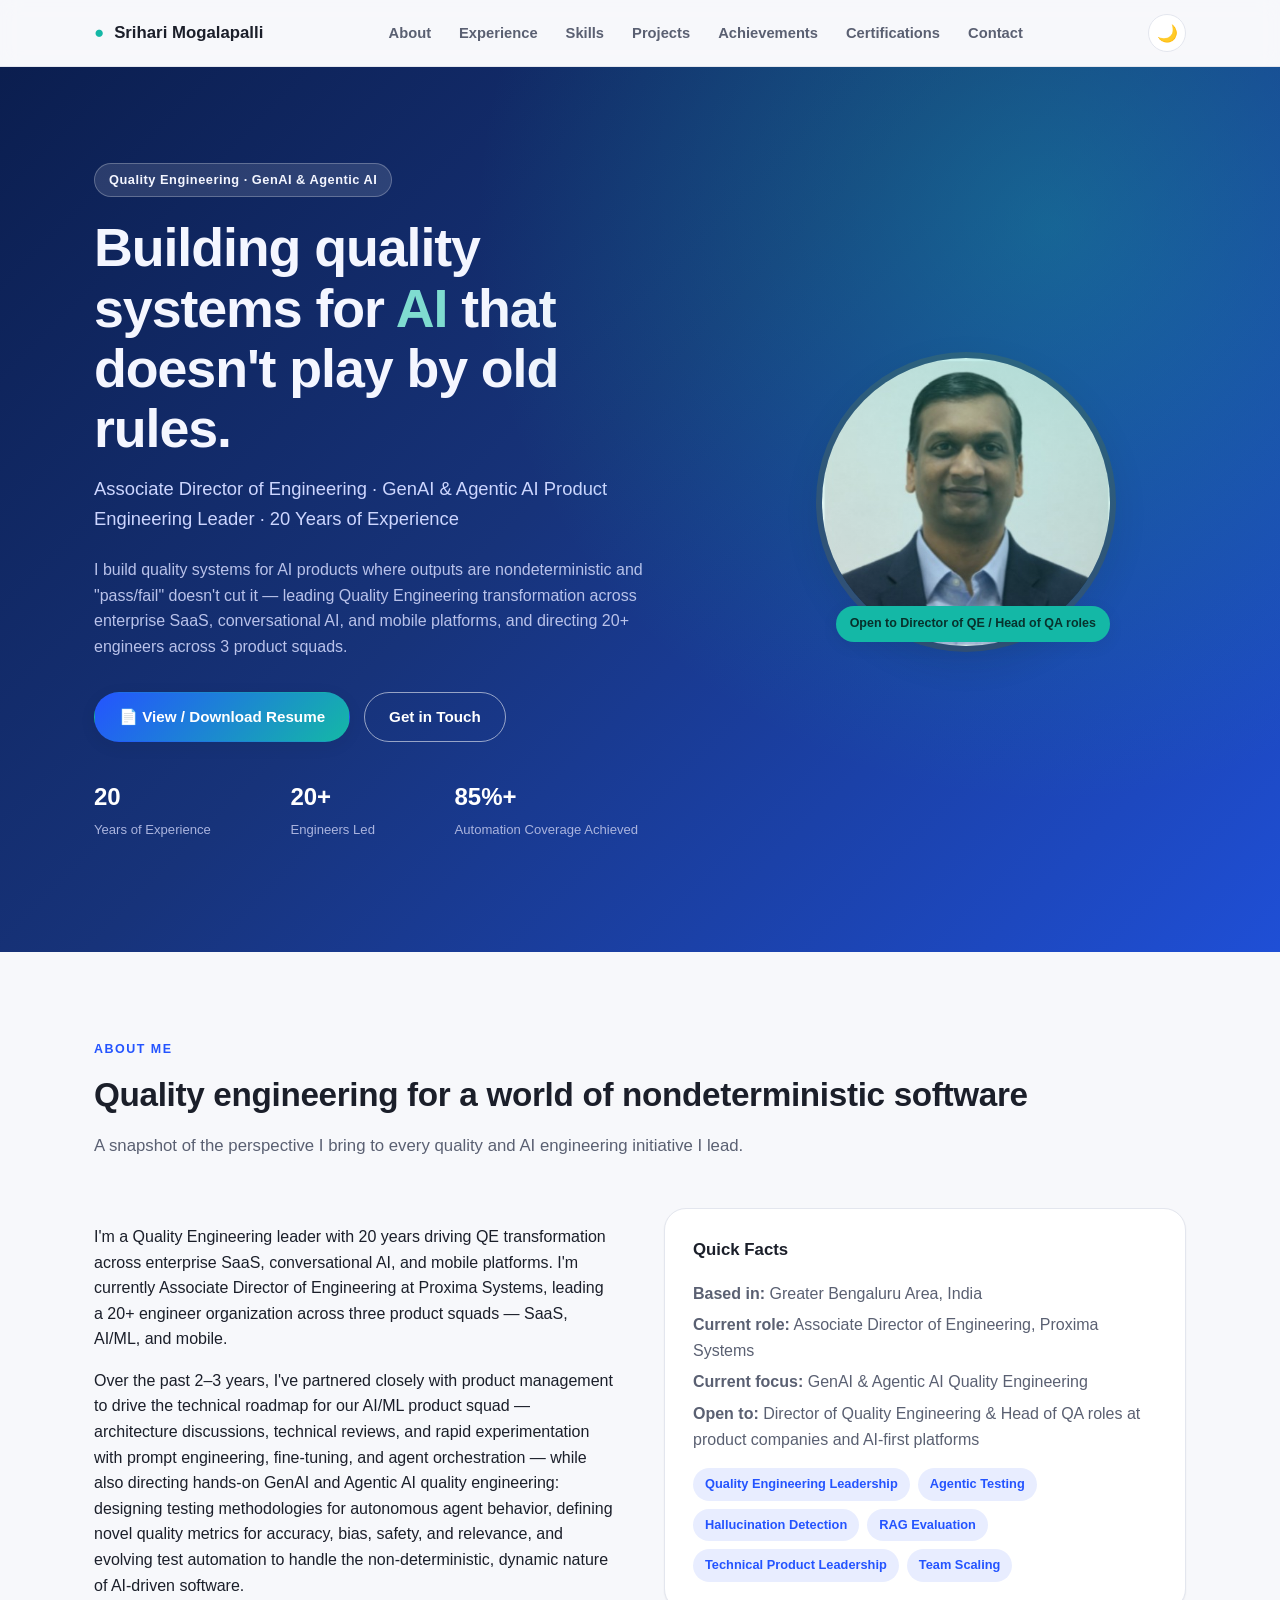
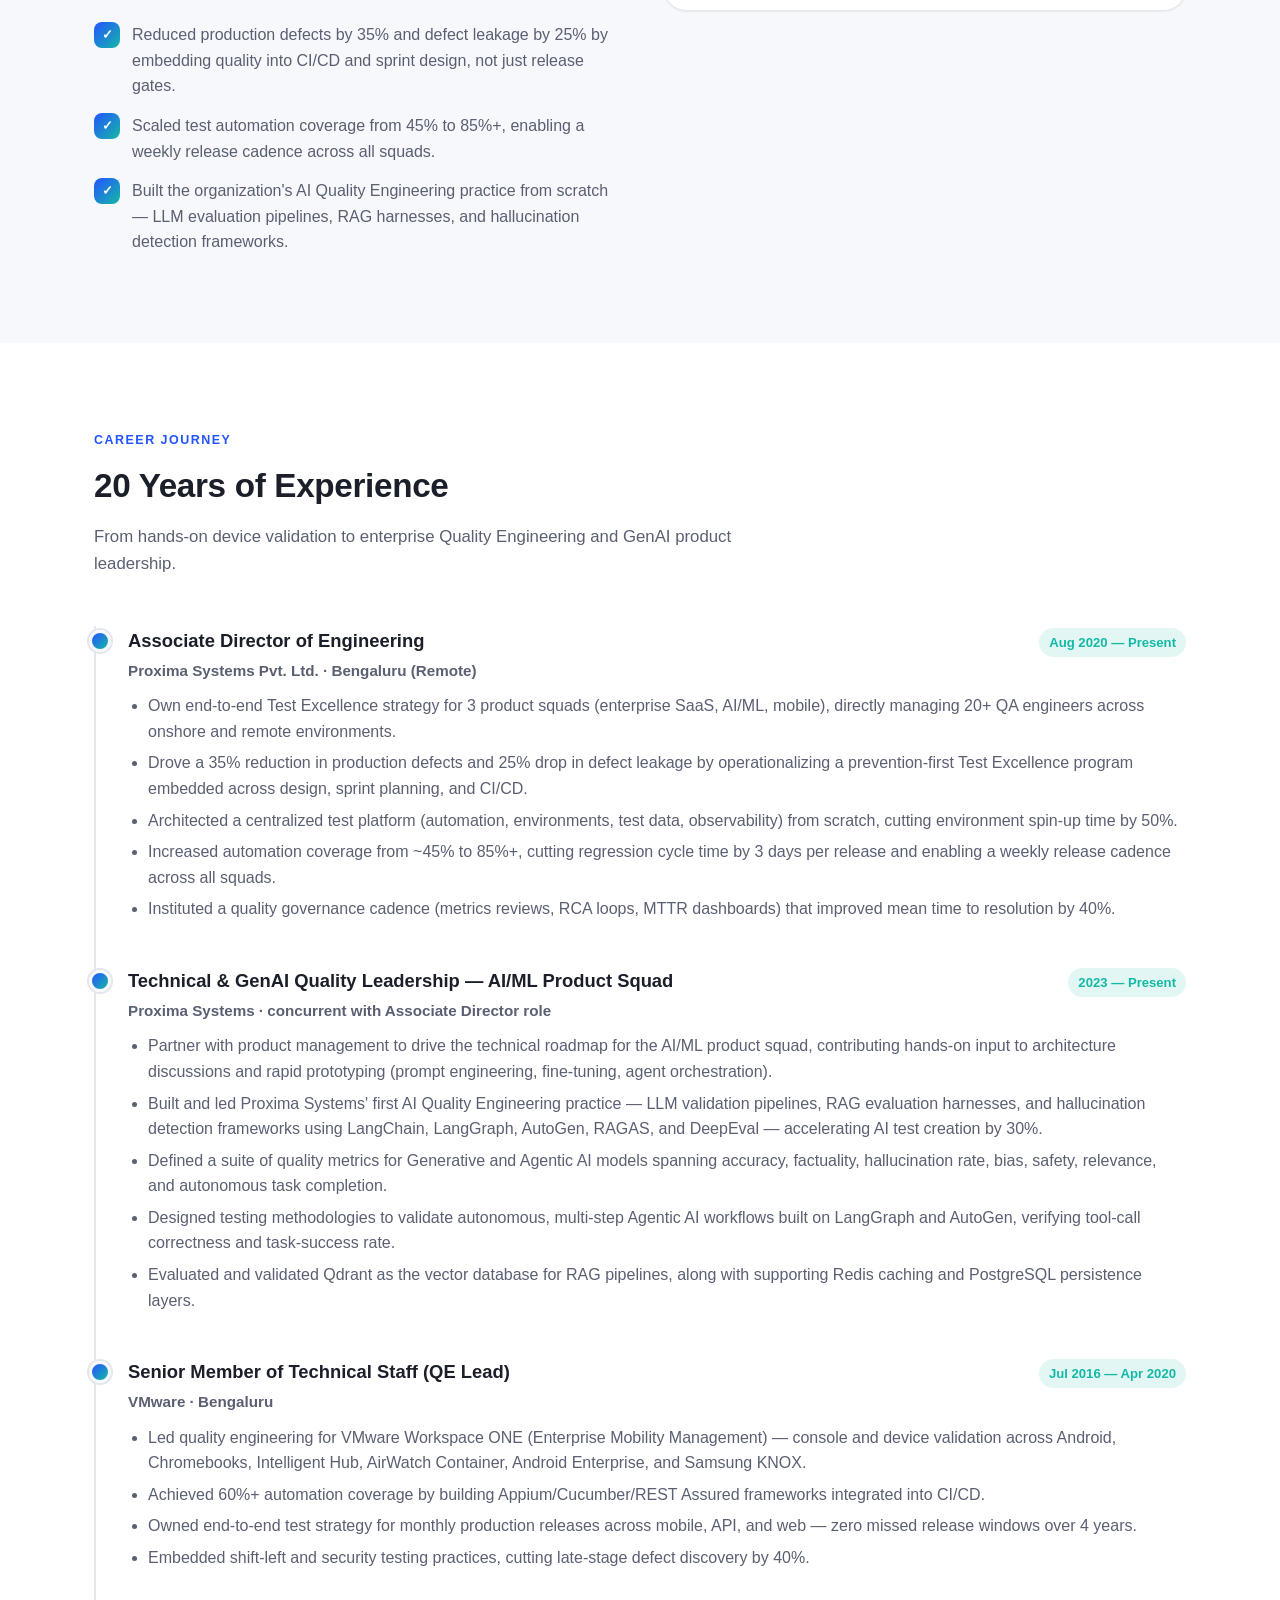
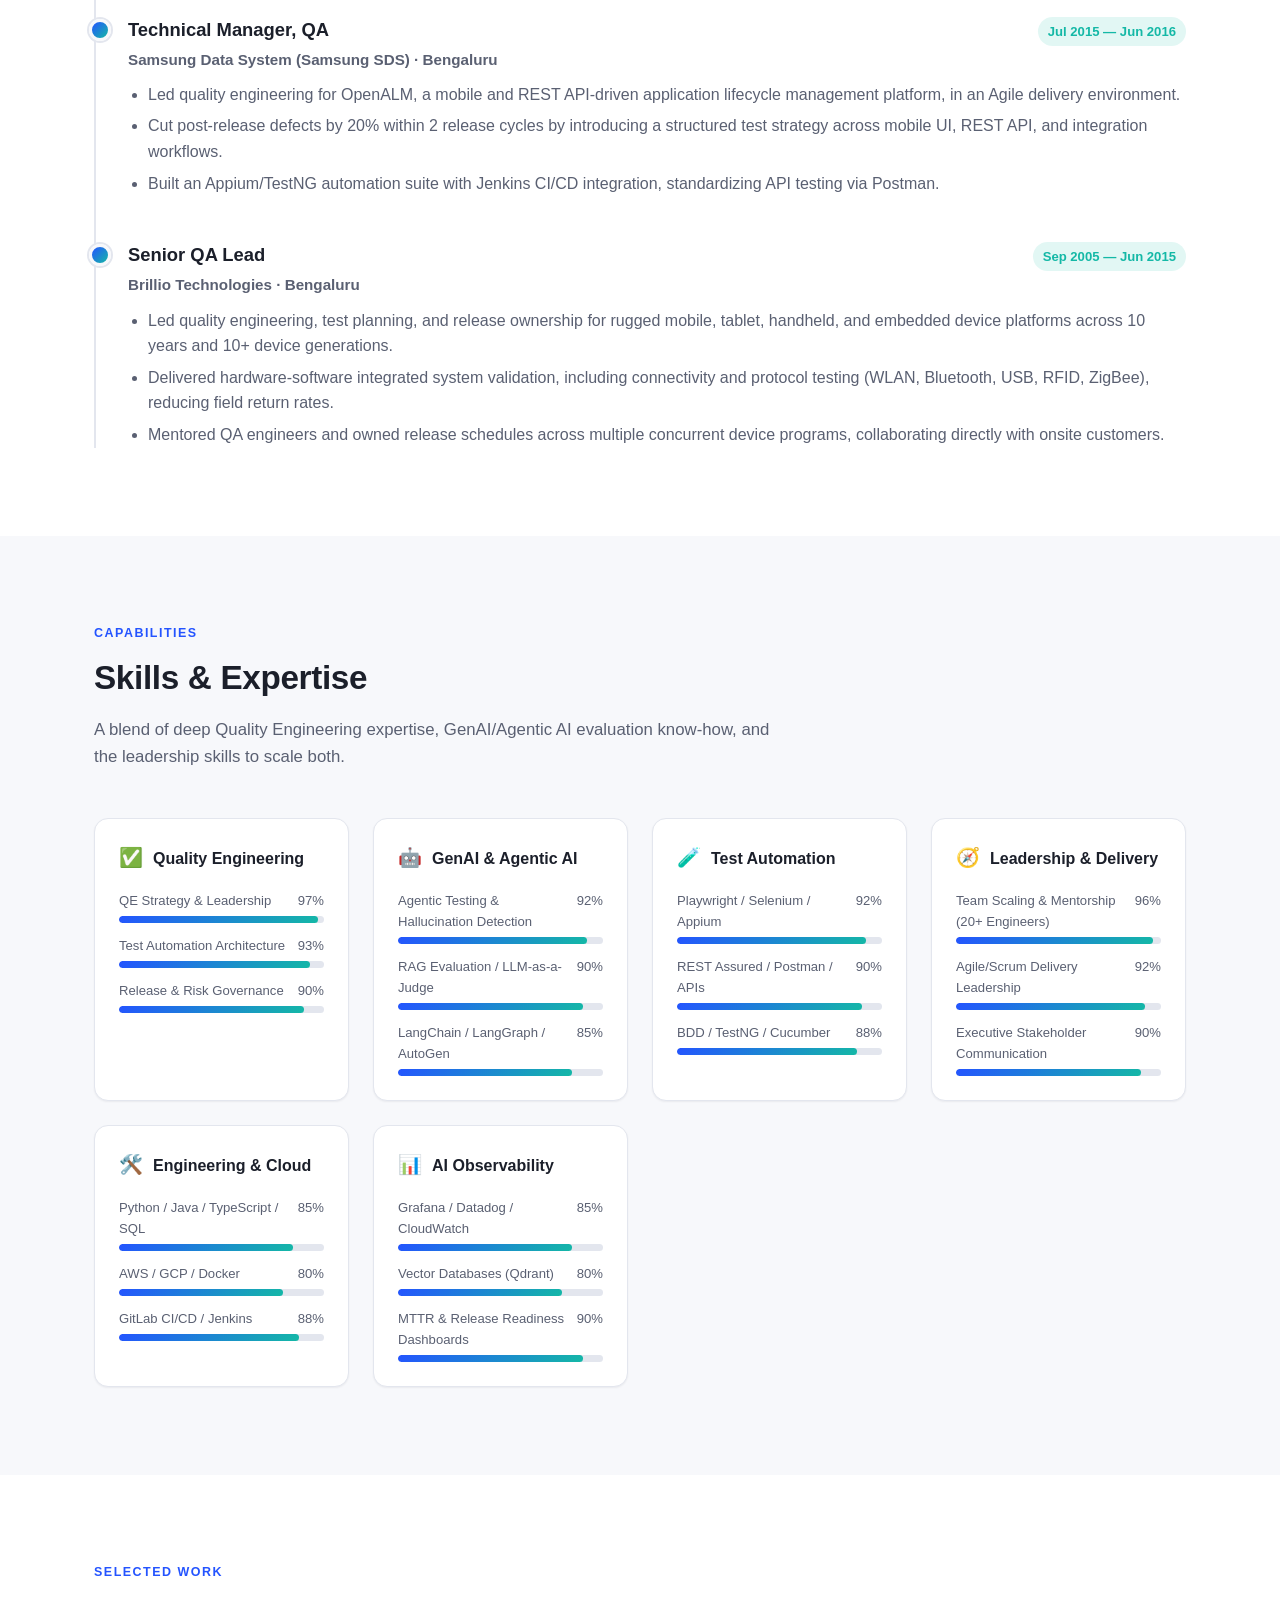
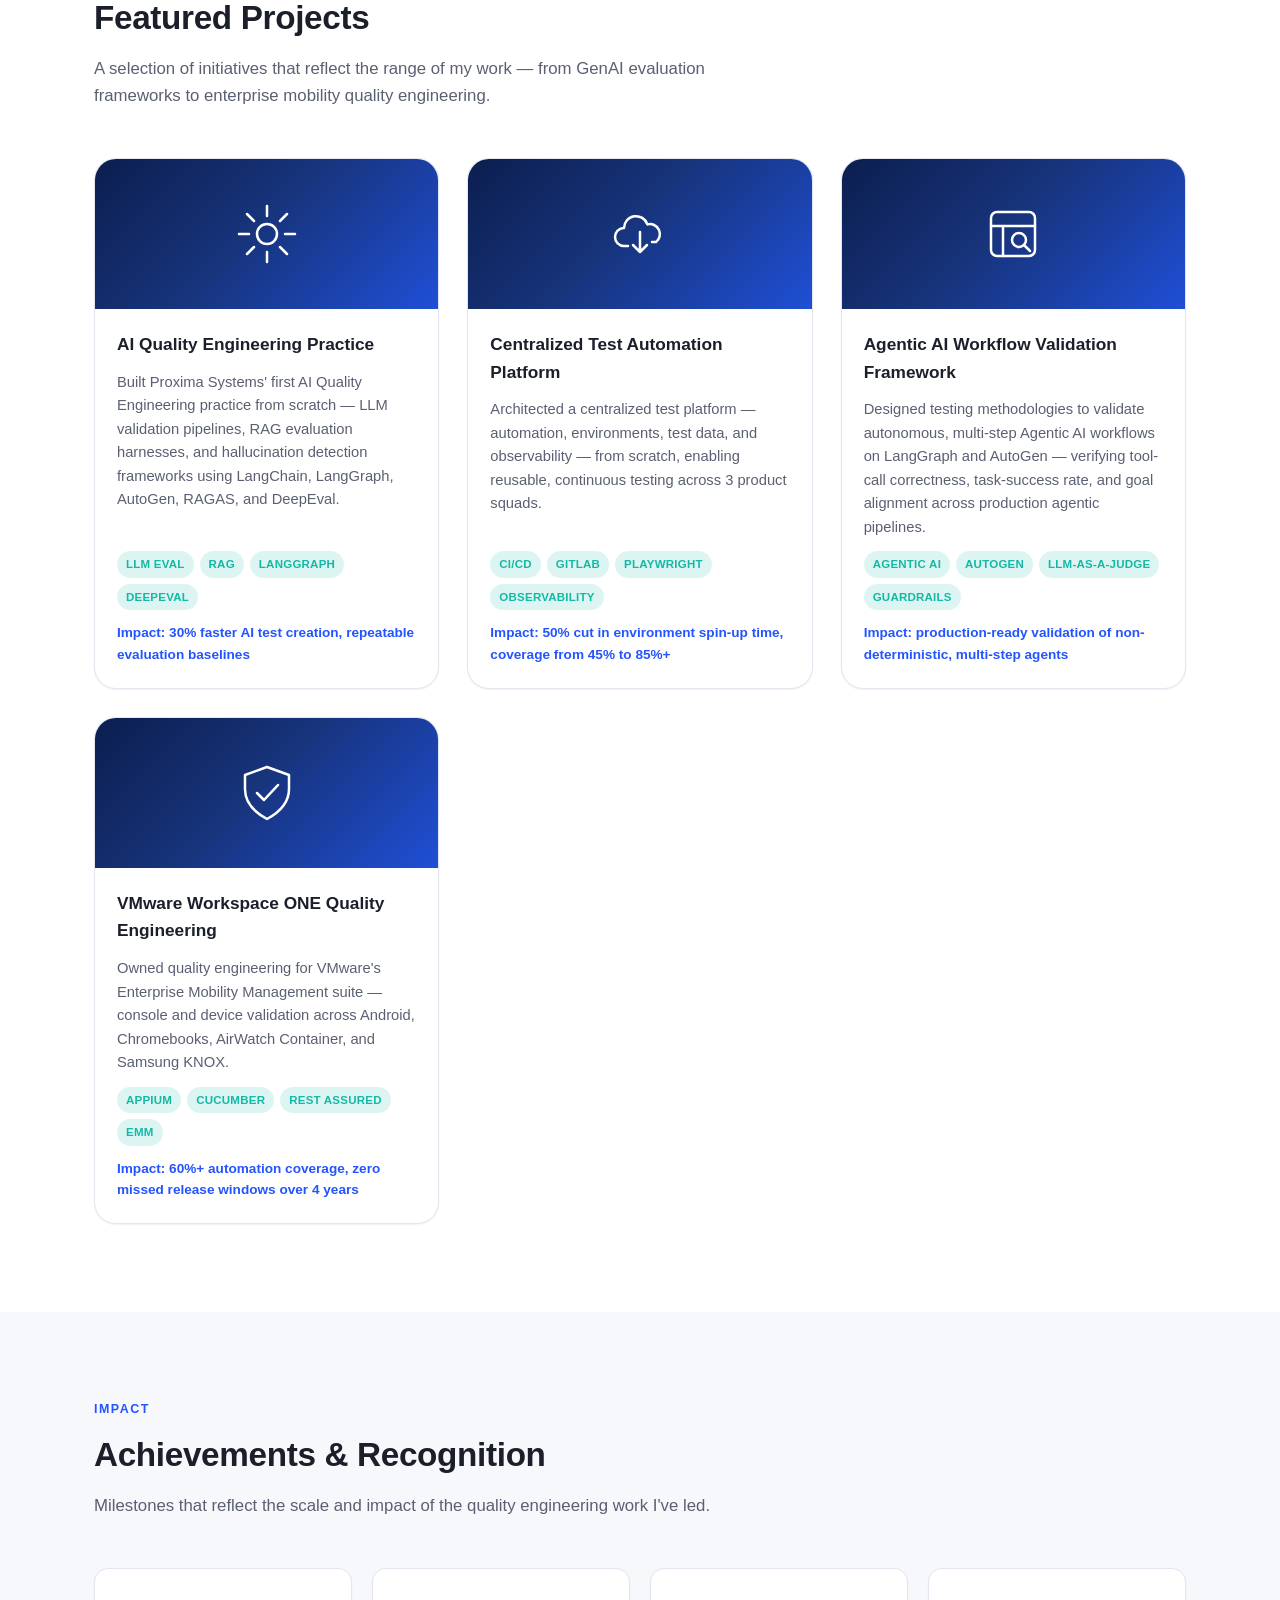
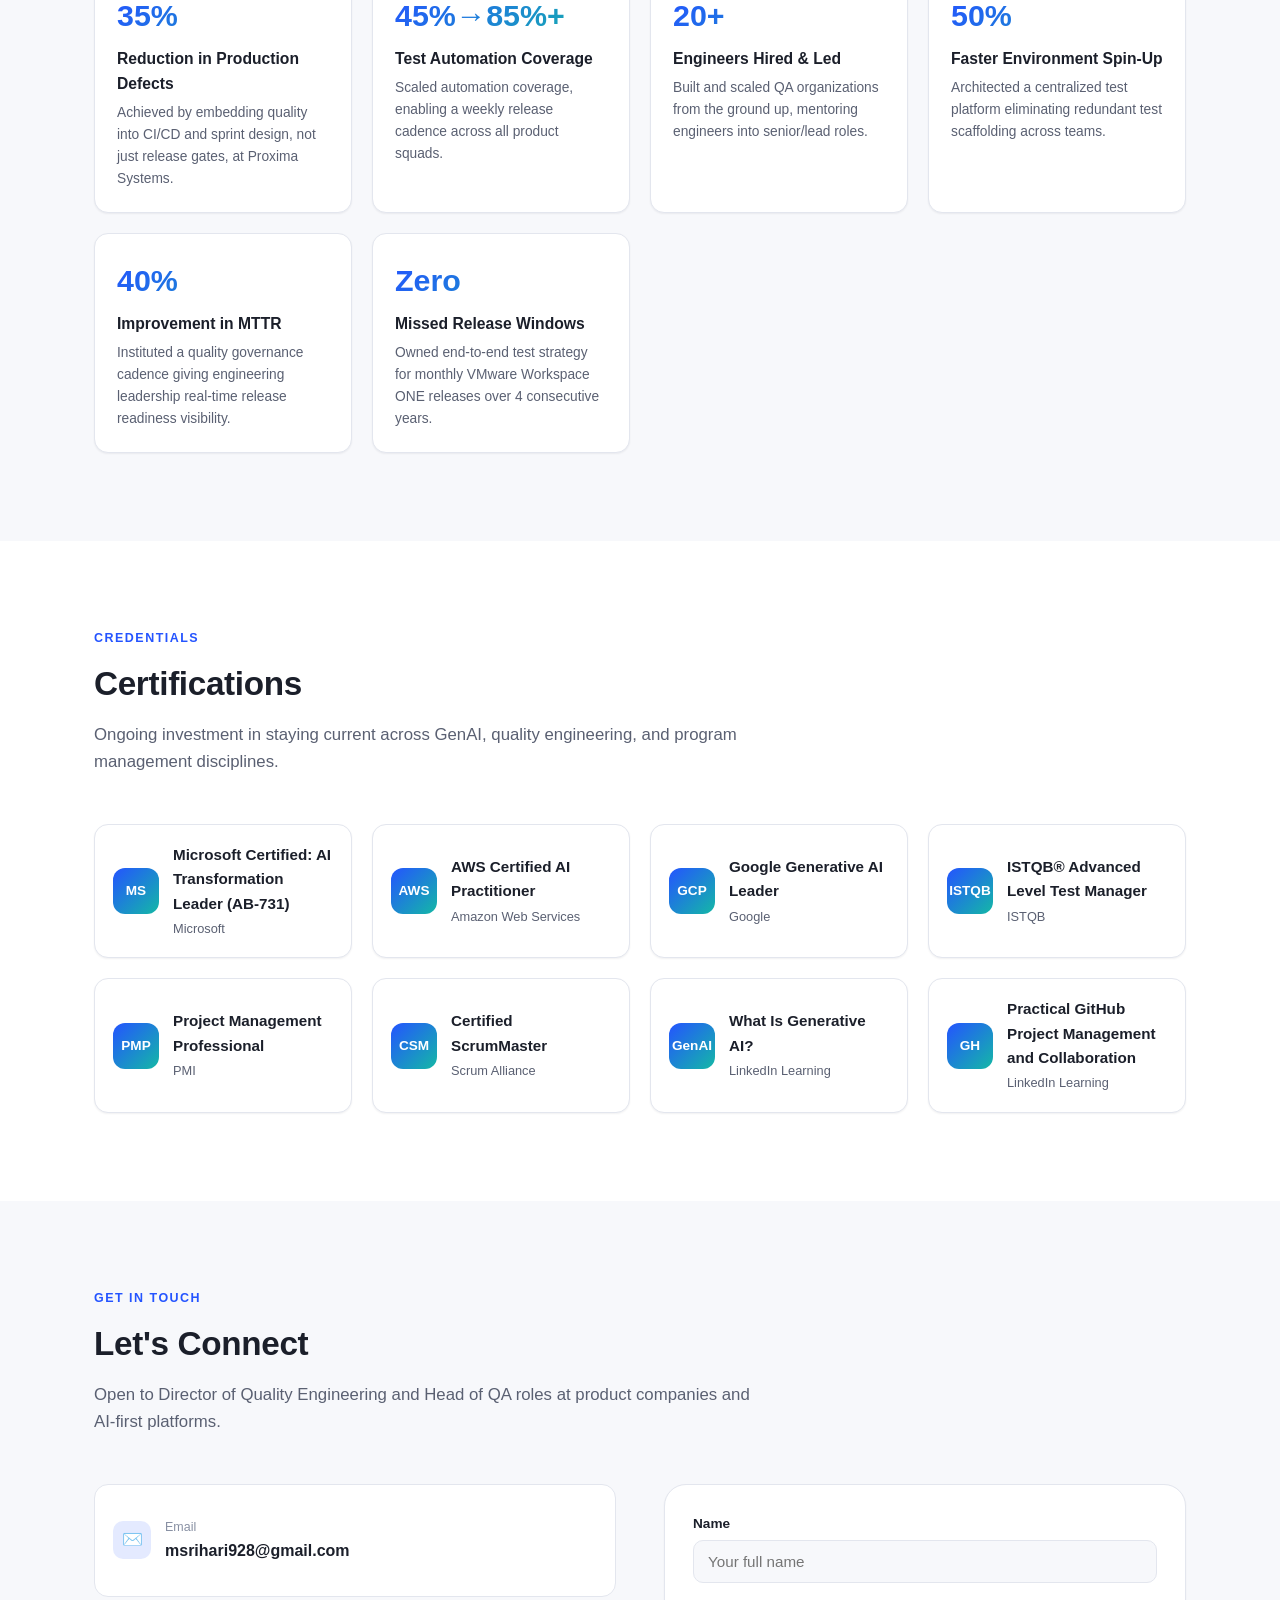
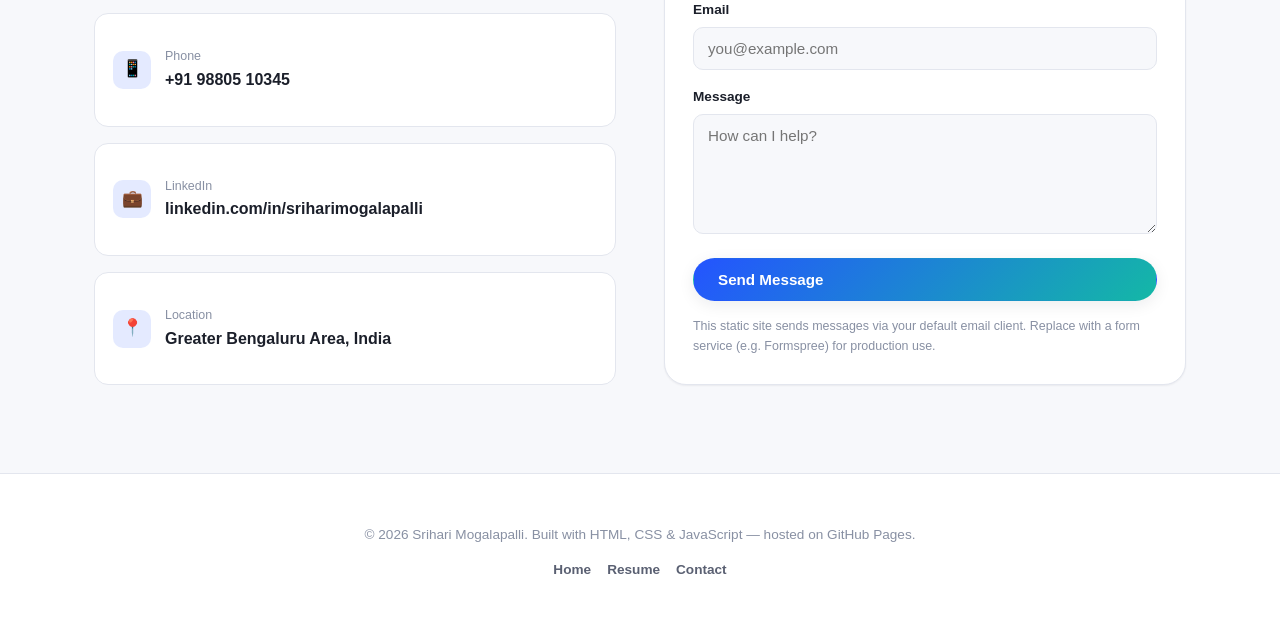
<file: index.html>
<!DOCTYPE html>
<html lang="en">
<head>
  <meta charset="UTF-8" />
  <meta name="viewport" content="width=device-width, initial-scale=1.0" />
  <title>Srihari Mogalapalli — Quality Engineering &amp; GenAI Leader | Portfolio</title>
  <meta name="description" content="Srihari Mogalapalli — Quality Engineering Leader and GenAI &amp; Agentic AI Product Engineering Leader with 20 years of experience across enterprise SaaS, AI/ML, and mobile platforms." />
  <meta name="theme-color" content="#173bb8" />
  <link rel="icon" type="image/svg+xml" href="images/favicon.svg" />
  <link rel="stylesheet" href="css/styles.css" />

  <!-- Open Graph -->
  <meta property="og:title" content="Srihari Mogalapalli — Quality Engineering & GenAI Leader" />
  <meta property="og:description" content="20 years driving Quality Engineering transformation, GenAI/Agentic AI evaluation, and engineering leadership at enterprise scale." />
  <meta property="og:type" content="website" />
</head>
<body>

  <header class="site-header" id="siteHeader">
    <nav class="nav">
      <a href="#home" class="nav-brand"><span class="dot">●</span> Srihari&nbsp;Mogalapalli</a>
      <ul class="nav-links">
        <li><a href="#about">About</a></li>
        <li><a href="#experience">Experience</a></li>
        <li><a href="#skills">Skills</a></li>
        <li><a href="#projects">Projects</a></li>
        <li><a href="#achievements">Achievements</a></li>
        <li><a href="#certifications">Certifications</a></li>
        <li><a href="#contact">Contact</a></li>
      </ul>
      <div class="nav-actions">
        <button class="theme-toggle" id="themeToggle" aria-label="Toggle dark mode" title="Toggle dark mode">🌙</button>
        <button class="nav-toggle" id="navToggle" aria-label="Toggle navigation menu">☰</button>
      </div>
    </nav>
  </header>

  <!-- ================= HERO ================= -->
  <section class="hero" id="home">
    <div class="container">
      <div class="hero-copy">
        <span class="hero-eyebrow">Quality Engineering · GenAI &amp; Agentic AI</span>
        <h1>Building quality systems for <span>AI</span> that doesn't play by old rules.</h1>
        <p class="hero-role">Associate Director of Engineering · GenAI &amp; Agentic AI Product Engineering Leader · 20 Years of Experience</p>
        <p class="hero-summary">
          I build quality systems for AI products where outputs are nondeterministic and
          "pass/fail" doesn't cut it — leading Quality Engineering transformation across
          enterprise SaaS, conversational AI, and mobile platforms, and directing 20+ engineers
          across 3 product squads.
        </p>
        <div class="hero-cta">
          <a href="resume/resume.html" class="btn btn-primary" target="_blank" rel="noopener">📄 View / Download Resume</a>
          <a href="#contact" class="btn btn-outline">Get in Touch</a>
        </div>
        <div class="hero-stats">
          <div><strong>20</strong><span>Years of Experience</span></div>
          <div><strong>20+</strong><span>Engineers Led</span></div>
          <div><strong>85%+</strong><span>Automation Coverage Achieved</span></div>
        </div>
      </div>
      <div class="hero-photo-wrap">
        <div class="hero-photo">
          <img src="images/profile-photo.jpg" alt="Portrait of Srihari Mogalapalli" />
        </div>
        <span class="hero-badge">Open to Director of QE / Head of QA roles</span>
      </div>
    </div>
  </section>

  <!-- ================= ABOUT ================= -->
  <section id="about">
    <div class="container">
      <p class="eyebrow reveal">About Me</p>
      <h2 class="section-title reveal">Quality engineering for a world of nondeterministic software</h2>
      <p class="section-lead reveal">
        A snapshot of the perspective I bring to every quality and AI engineering initiative I lead.
      </p>
      <div class="about-grid">
        <div class="reveal">
          <p>
            I'm a Quality Engineering leader with 20 years driving QE transformation across
            enterprise SaaS, conversational AI, and mobile platforms. I'm currently Associate
            Director of Engineering at Proxima Systems, leading a 20+ engineer organization
            across three product squads — SaaS, AI/ML, and mobile.
          </p>
          <p>
            Over the past 2–3 years, I've partnered closely with product management to drive the
            technical roadmap for our AI/ML product squad — architecture discussions, technical
            reviews, and rapid experimentation with prompt engineering, fine-tuning, and agent
            orchestration — while also directing hands-on GenAI and Agentic AI quality
            engineering: designing testing methodologies for autonomous agent behavior, defining
            novel quality metrics for accuracy, bias, safety, and relevance, and evolving test
            automation to handle the non-deterministic, dynamic nature of AI-driven software.
          </p>
          <ul class="about-highlights">
            <li><span class="icon">✓</span> Reduced production defects by 35% and defect leakage by 25% by embedding quality into CI/CD and sprint design, not just release gates.</li>
            <li><span class="icon">✓</span> Scaled test automation coverage from 45% to 85%+, enabling a weekly release cadence across all squads.</li>
            <li><span class="icon">✓</span> Built the organization's AI Quality Engineering practice from scratch — LLM evaluation pipelines, RAG harnesses, and hallucination detection frameworks.</li>
          </ul>
        </div>
        <div class="about-card reveal">
          <h3>Quick Facts</h3>
          <p style="color:var(--color-text-muted); margin:0 0 6px;"><strong>Based in:</strong> Greater Bengaluru Area, India</p>
          <p style="color:var(--color-text-muted); margin:0 0 6px;"><strong>Current role:</strong> Associate Director of Engineering, Proxima Systems</p>
          <p style="color:var(--color-text-muted); margin:0 0 6px;"><strong>Current focus:</strong> GenAI &amp; Agentic AI Quality Engineering</p>
          <p style="color:var(--color-text-muted); margin:0;"><strong>Open to:</strong> Director of Quality Engineering &amp; Head of QA roles at product companies and AI-first platforms</p>
          <div class="focus-tags">
            <span>Quality Engineering Leadership</span>
            <span>Agentic Testing</span>
            <span>Hallucination Detection</span>
            <span>RAG Evaluation</span>
            <span>Technical Product Leadership</span>
            <span>Team Scaling</span>
          </div>
        </div>
      </div>
    </div>
  </section>

  <!-- ================= EXPERIENCE ================= -->
  <section class="section-alt" id="experience">
    <div class="container">
      <p class="eyebrow reveal">Career Journey</p>
      <h2 class="section-title reveal">20 Years of Experience</h2>
      <p class="section-lead reveal">
        From hands-on device validation to enterprise Quality Engineering and GenAI product leadership.
      </p>

      <div class="timeline">
        <div class="timeline-item reveal">
          <div class="timeline-header">
            <h3>Associate Director of Engineering</h3>
            <span class="timeline-period">Aug 2020 — Present</span>
          </div>
          <p class="timeline-company">Proxima Systems Pvt. Ltd. · Bengaluru (Remote)</p>
          <ul>
            <li>Own end-to-end Test Excellence strategy for 3 product squads (enterprise SaaS, AI/ML, mobile), directly managing 20+ QA engineers across onshore and remote environments.</li>
            <li>Drove a 35% reduction in production defects and 25% drop in defect leakage by operationalizing a prevention-first Test Excellence program embedded across design, sprint planning, and CI/CD.</li>
            <li>Architected a centralized test platform (automation, environments, test data, observability) from scratch, cutting environment spin-up time by 50%.</li>
            <li>Increased automation coverage from ~45% to 85%+, cutting regression cycle time by 3 days per release and enabling a weekly release cadence across all squads.</li>
            <li>Instituted a quality governance cadence (metrics reviews, RCA loops, MTTR dashboards) that improved mean time to resolution by 40%.</li>
          </ul>
        </div>

        <div class="timeline-item reveal">
          <div class="timeline-header">
            <h3>Technical &amp; GenAI Quality Leadership — AI/ML Product Squad</h3>
            <span class="timeline-period">2023 — Present</span>
          </div>
          <p class="timeline-company">Proxima Systems · concurrent with Associate Director role</p>
          <ul>
            <li>Partner with product management to drive the technical roadmap for the AI/ML product squad, contributing hands-on input to architecture discussions and rapid prototyping (prompt engineering, fine-tuning, agent orchestration).</li>
            <li>Built and led Proxima Systems' first AI Quality Engineering practice — LLM validation pipelines, RAG evaluation harnesses, and hallucination detection frameworks using LangChain, LangGraph, AutoGen, RAGAS, and DeepEval — accelerating AI test creation by 30%.</li>
            <li>Defined a suite of quality metrics for Generative and Agentic AI models spanning accuracy, factuality, hallucination rate, bias, safety, relevance, and autonomous task completion.</li>
            <li>Designed testing methodologies to validate autonomous, multi-step Agentic AI workflows built on LangGraph and AutoGen, verifying tool-call correctness and task-success rate.</li>
            <li>Evaluated and validated Qdrant as the vector database for RAG pipelines, along with supporting Redis caching and PostgreSQL persistence layers.</li>
          </ul>
        </div>

        <div class="timeline-item reveal">
          <div class="timeline-header">
            <h3>Senior Member of Technical Staff (QE Lead)</h3>
            <span class="timeline-period">Jul 2016 — Apr 2020</span>
          </div>
          <p class="timeline-company">VMware · Bengaluru</p>
          <ul>
            <li>Led quality engineering for VMware Workspace ONE (Enterprise Mobility Management) — console and device validation across Android, Chromebooks, Intelligent Hub, AirWatch Container, Android Enterprise, and Samsung KNOX.</li>
            <li>Achieved 60%+ automation coverage by building Appium/Cucumber/REST Assured frameworks integrated into CI/CD.</li>
            <li>Owned end-to-end test strategy for monthly production releases across mobile, API, and web — zero missed release windows over 4 years.</li>
            <li>Embedded shift-left and security testing practices, cutting late-stage defect discovery by 40%.</li>
          </ul>
        </div>

        <div class="timeline-item reveal">
          <div class="timeline-header">
            <h3>Technical Manager, QA</h3>
            <span class="timeline-period">Jul 2015 — Jun 2016</span>
          </div>
          <p class="timeline-company">Samsung Data System (Samsung SDS) · Bengaluru</p>
          <ul>
            <li>Led quality engineering for OpenALM, a mobile and REST API-driven application lifecycle management platform, in an Agile delivery environment.</li>
            <li>Cut post-release defects by 20% within 2 release cycles by introducing a structured test strategy across mobile UI, REST API, and integration workflows.</li>
            <li>Built an Appium/TestNG automation suite with Jenkins CI/CD integration, standardizing API testing via Postman.</li>
          </ul>
        </div>

        <div class="timeline-item reveal">
          <div class="timeline-header">
            <h3>Senior QA Lead</h3>
            <span class="timeline-period">Sep 2005 — Jun 2015</span>
          </div>
          <p class="timeline-company">Brillio Technologies · Bengaluru</p>
          <ul>
            <li>Led quality engineering, test planning, and release ownership for rugged mobile, tablet, handheld, and embedded device platforms across 10 years and 10+ device generations.</li>
            <li>Delivered hardware-software integrated system validation, including connectivity and protocol testing (WLAN, Bluetooth, USB, RFID, ZigBee), reducing field return rates.</li>
            <li>Mentored QA engineers and owned release schedules across multiple concurrent device programs, collaborating directly with onsite customers.</li>
          </ul>
        </div>
      </div>
    </div>
  </section>

  <!-- ================= SKILLS ================= -->
  <section id="skills">
    <div class="container">
      <p class="eyebrow reveal">Capabilities</p>
      <h2 class="section-title reveal">Skills &amp; Expertise</h2>
      <p class="section-lead reveal">
        A blend of deep Quality Engineering expertise, GenAI/Agentic AI evaluation know-how, and the leadership skills to scale both.
      </p>
      <div class="skills-grid">
        <div class="skill-card reveal">
          <h3><span class="emoji">✅</span> Quality Engineering</h3>
          <div class="skill-bar-row">
            <div class="skill-bar-label"><span>QE Strategy &amp; Leadership</span><span>97%</span></div>
            <div class="skill-bar-track"><div class="skill-bar-fill" style="width:97%"></div></div>
          </div>
          <div class="skill-bar-row">
            <div class="skill-bar-label"><span>Test Automation Architecture</span><span>93%</span></div>
            <div class="skill-bar-track"><div class="skill-bar-fill" style="width:93%"></div></div>
          </div>
          <div class="skill-bar-row">
            <div class="skill-bar-label"><span>Release &amp; Risk Governance</span><span>90%</span></div>
            <div class="skill-bar-track"><div class="skill-bar-fill" style="width:90%"></div></div>
          </div>
        </div>

        <div class="skill-card reveal">
          <h3><span class="emoji">🤖</span> GenAI &amp; Agentic AI</h3>
          <div class="skill-bar-row">
            <div class="skill-bar-label"><span>Agentic Testing &amp; Hallucination Detection</span><span>92%</span></div>
            <div class="skill-bar-track"><div class="skill-bar-fill" style="width:92%"></div></div>
          </div>
          <div class="skill-bar-row">
            <div class="skill-bar-label"><span>RAG Evaluation / LLM-as-a-Judge</span><span>90%</span></div>
            <div class="skill-bar-track"><div class="skill-bar-fill" style="width:90%"></div></div>
          </div>
          <div class="skill-bar-row">
            <div class="skill-bar-label"><span>LangChain / LangGraph / AutoGen</span><span>85%</span></div>
            <div class="skill-bar-track"><div class="skill-bar-fill" style="width:85%"></div></div>
          </div>
        </div>

        <div class="skill-card reveal">
          <h3><span class="emoji">🧪</span> Test Automation</h3>
          <div class="skill-bar-row">
            <div class="skill-bar-label"><span>Playwright / Selenium / Appium</span><span>92%</span></div>
            <div class="skill-bar-track"><div class="skill-bar-fill" style="width:92%"></div></div>
          </div>
          <div class="skill-bar-row">
            <div class="skill-bar-label"><span>REST Assured / Postman / APIs</span><span>90%</span></div>
            <div class="skill-bar-track"><div class="skill-bar-fill" style="width:90%"></div></div>
          </div>
          <div class="skill-bar-row">
            <div class="skill-bar-label"><span>BDD / TestNG / Cucumber</span><span>88%</span></div>
            <div class="skill-bar-track"><div class="skill-bar-fill" style="width:88%"></div></div>
          </div>
        </div>

        <div class="skill-card reveal">
          <h3><span class="emoji">🧭</span> Leadership &amp; Delivery</h3>
          <div class="skill-bar-row">
            <div class="skill-bar-label"><span>Team Scaling &amp; Mentorship (20+ Engineers)</span><span>96%</span></div>
            <div class="skill-bar-track"><div class="skill-bar-fill" style="width:96%"></div></div>
          </div>
          <div class="skill-bar-row">
            <div class="skill-bar-label"><span>Agile/Scrum Delivery Leadership</span><span>92%</span></div>
            <div class="skill-bar-track"><div class="skill-bar-fill" style="width:92%"></div></div>
          </div>
          <div class="skill-bar-row">
            <div class="skill-bar-label"><span>Executive Stakeholder Communication</span><span>90%</span></div>
            <div class="skill-bar-track"><div class="skill-bar-fill" style="width:90%"></div></div>
          </div>
        </div>

        <div class="skill-card reveal">
          <h3><span class="emoji">🛠️</span> Engineering &amp; Cloud</h3>
          <div class="skill-bar-row">
            <div class="skill-bar-label"><span>Python / Java / TypeScript / SQL</span><span>85%</span></div>
            <div class="skill-bar-track"><div class="skill-bar-fill" style="width:85%"></div></div>
          </div>
          <div class="skill-bar-row">
            <div class="skill-bar-label"><span>AWS / GCP / Docker</span><span>80%</span></div>
            <div class="skill-bar-track"><div class="skill-bar-fill" style="width:80%"></div></div>
          </div>
          <div class="skill-bar-row">
            <div class="skill-bar-label"><span>GitLab CI/CD / Jenkins</span><span>88%</span></div>
            <div class="skill-bar-track"><div class="skill-bar-fill" style="width:88%"></div></div>
          </div>
        </div>

        <div class="skill-card reveal">
          <h3><span class="emoji">📊</span> AI Observability</h3>
          <div class="skill-bar-row">
            <div class="skill-bar-label"><span>Grafana / Datadog / CloudWatch</span><span>85%</span></div>
            <div class="skill-bar-track"><div class="skill-bar-fill" style="width:85%"></div></div>
          </div>
          <div class="skill-bar-row">
            <div class="skill-bar-label"><span>Vector Databases (Qdrant)</span><span>80%</span></div>
            <div class="skill-bar-track"><div class="skill-bar-fill" style="width:80%"></div></div>
          </div>
          <div class="skill-bar-row">
            <div class="skill-bar-label"><span>MTTR &amp; Release Readiness Dashboards</span><span>90%</span></div>
            <div class="skill-bar-track"><div class="skill-bar-fill" style="width:90%"></div></div>
          </div>
        </div>
      </div>
    </div>
  </section>

  <!-- ================= PROJECTS ================= -->
  <section class="section-alt" id="projects">
    <div class="container">
      <p class="eyebrow reveal">Selected Work</p>
      <h2 class="section-title reveal">Featured Projects</h2>
      <p class="section-lead reveal">
        A selection of initiatives that reflect the range of my work — from GenAI evaluation
        frameworks to enterprise mobility quality engineering.
      </p>
      <div class="projects-grid">

        <div class="project-card reveal">
          <div class="project-thumb"><img src="images/projects/genai-platform.svg" alt="" /></div>
          <div class="project-body">
            <h3>AI Quality Engineering Practice</h3>
            <p>
              Built Proxima Systems' first AI Quality Engineering practice from scratch — LLM
              validation pipelines, RAG evaluation harnesses, and hallucination detection
              frameworks using LangChain, LangGraph, AutoGen, RAGAS, and DeepEval.
            </p>
            <div class="project-tags"><span>LLM Eval</span><span>RAG</span><span>LangGraph</span><span>DeepEval</span></div>
            <div class="project-impact">Impact: 30% faster AI test creation, repeatable evaluation baselines</div>
          </div>
        </div>

        <div class="project-card reveal">
          <div class="project-thumb"><img src="images/projects/cloud-migration.svg" alt="" /></div>
          <div class="project-body">
            <h3>Centralized Test Automation Platform</h3>
            <p>
              Architected a centralized test platform — automation, environments, test data, and
              observability — from scratch, enabling reusable, continuous testing across 3 product squads.
            </p>
            <div class="project-tags"><span>CI/CD</span><span>GitLab</span><span>Playwright</span><span>Observability</span></div>
            <div class="project-impact">Impact: 50% cut in environment spin-up time, coverage from 45% to 85%+</div>
          </div>
        </div>

        <div class="project-card reveal">
          <div class="project-thumb"><img src="images/projects/ai-governance.svg" alt="" /></div>
          <div class="project-body">
            <h3>Agentic AI Workflow Validation Framework</h3>
            <p>
              Designed testing methodologies to validate autonomous, multi-step Agentic AI
              workflows on LangGraph and AutoGen — verifying tool-call correctness, task-success
              rate, and goal alignment across production agentic pipelines.
            </p>
            <div class="project-tags"><span>Agentic AI</span><span>AutoGen</span><span>LLM-as-a-Judge</span><span>Guardrails</span></div>
            <div class="project-impact">Impact: production-ready validation of non-deterministic, multi-step agents</div>
          </div>
        </div>

        <div class="project-card reveal">
          <div class="project-thumb"><img src="images/projects/fraud-ml.svg" alt="" /></div>
          <div class="project-body">
            <h3>VMware Workspace ONE Quality Engineering</h3>
            <p>
              Owned quality engineering for VMware's Enterprise Mobility Management suite —
              console and device validation across Android, Chromebooks, AirWatch Container, and
              Samsung KNOX.
            </p>
            <div class="project-tags"><span>Appium</span><span>Cucumber</span><span>REST Assured</span><span>EMM</span></div>
            <div class="project-impact">Impact: 60%+ automation coverage, zero missed release windows over 4 years</div>
          </div>
        </div>

      </div>
    </div>
  </section>

  <!-- ================= ACHIEVEMENTS ================= -->
  <section id="achievements">
    <div class="container">
      <p class="eyebrow reveal">Impact</p>
      <h2 class="section-title reveal">Achievements &amp; Recognition</h2>
      <p class="section-lead reveal">
        Milestones that reflect the scale and impact of the quality engineering work I've led.
      </p>
      <div class="achievements-grid">
        <div class="achievement-card reveal">
          <span class="stat">35%</span>
          <h4>Reduction in Production Defects</h4>
          <p>Achieved by embedding quality into CI/CD and sprint design, not just release gates, at Proxima Systems.</p>
        </div>
        <div class="achievement-card reveal">
          <span class="stat">45%→85%+</span>
          <h4>Test Automation Coverage</h4>
          <p>Scaled automation coverage, enabling a weekly release cadence across all product squads.</p>
        </div>
        <div class="achievement-card reveal">
          <span class="stat">20+</span>
          <h4>Engineers Hired &amp; Led</h4>
          <p>Built and scaled QA organizations from the ground up, mentoring engineers into senior/lead roles.</p>
        </div>
        <div class="achievement-card reveal">
          <span class="stat">50%</span>
          <h4>Faster Environment Spin-Up</h4>
          <p>Architected a centralized test platform eliminating redundant test scaffolding across teams.</p>
        </div>
        <div class="achievement-card reveal">
          <span class="stat">40%</span>
          <h4>Improvement in MTTR</h4>
          <p>Instituted a quality governance cadence giving engineering leadership real-time release readiness visibility.</p>
        </div>
        <div class="achievement-card reveal">
          <span class="stat">Zero</span>
          <h4>Missed Release Windows</h4>
          <p>Owned end-to-end test strategy for monthly VMware Workspace ONE releases over 4 consecutive years.</p>
        </div>
      </div>
    </div>
  </section>

  <!-- ================= CERTIFICATIONS ================= -->
  <section class="section-alt" id="certifications">
    <div class="container">
      <p class="eyebrow reveal">Credentials</p>
      <h2 class="section-title reveal">Certifications</h2>
      <p class="section-lead reveal">
        Ongoing investment in staying current across GenAI, quality engineering, and program management disciplines.
      </p>
      <div class="certs-grid">
        <div class="cert-card reveal">
          <div class="cert-badge">MS</div>
          <div><h4>Microsoft Certified: AI Transformation Leader (AB-731)</h4><p>Microsoft</p></div>
        </div>
        <div class="cert-card reveal">
          <div class="cert-badge">AWS</div>
          <div><h4>AWS Certified AI Practitioner</h4><p>Amazon Web Services</p></div>
        </div>
        <div class="cert-card reveal">
          <div class="cert-badge">GCP</div>
          <div><h4>Google Generative AI Leader</h4><p>Google</p></div>
        </div>
        <div class="cert-card reveal">
          <div class="cert-badge">ISTQB</div>
          <div><h4>ISTQB® Advanced Level Test Manager</h4><p>ISTQB</p></div>
        </div>
        <div class="cert-card reveal">
          <div class="cert-badge">PMP</div>
          <div><h4>Project Management Professional</h4><p>PMI</p></div>
        </div>
        <div class="cert-card reveal">
          <div class="cert-badge">CSM</div>
          <div><h4>Certified ScrumMaster</h4><p>Scrum Alliance</p></div>
        </div>
        <div class="cert-card reveal">
          <div class="cert-badge">GenAI</div>
          <div><h4>What Is Generative AI?</h4><p>LinkedIn Learning</p></div>
        </div>
        <div class="cert-card reveal">
          <div class="cert-badge">GH</div>
          <div><h4>Practical GitHub Project Management and Collaboration</h4><p>LinkedIn Learning</p></div>
        </div>
      </div>
    </div>
  </section>

  <!-- ================= CONTACT ================= -->
  <section id="contact">
    <div class="container">
      <p class="eyebrow reveal">Get In Touch</p>
      <h2 class="section-title reveal">Let's Connect</h2>
      <p class="section-lead reveal">
        Open to Director of Quality Engineering and Head of QA roles at product companies and AI-first platforms.
      </p>
      <div class="contact-grid">
        <ul class="contact-list reveal">
          <li>
            <span class="icon">✉️</span>
            <div><span class="label">Email</span><a href="mailto:msrihari928@gmail.com">msrihari928@gmail.com</a></div>
          </li>
          <li>
            <span class="icon">📱</span>
            <div><span class="label">Phone</span><a href="tel:+919880510345">+91 98805 10345</a></div>
          </li>
          <li>
            <span class="icon">💼</span>
            <div><span class="label">LinkedIn</span><a href="https://www.linkedin.com/in/sriharimogalapalli" target="_blank" rel="noopener">linkedin.com/in/sriharimogalapalli</a></div>
          </li>
          <li>
            <span class="icon">📍</span>
            <div><span class="label">Location</span><span style="color:var(--color-text);font-weight:600;">Greater Bengaluru Area, India</span></div>
          </li>
        </ul>

        <form class="contact-form reveal" id="contactForm" action="mailto:msrihari928@gmail.com" method="post" enctype="text/plain">
          <div>
            <label for="name">Name</label>
            <input type="text" id="name" name="name" placeholder="Your full name" required />
          </div>
          <div>
            <label for="email">Email</label>
            <input type="email" id="email" name="email" placeholder="you@example.com" required />
          </div>
          <div>
            <label for="message">Message</label>
            <textarea id="message" name="message" placeholder="How can I help?" required></textarea>
          </div>
          <button type="submit" class="btn btn-primary">Send Message</button>
          <p class="form-note">This static site sends messages via your default email client. Replace with a form service (e.g. Formspree) for production use.</p>
        </form>
      </div>
    </div>
  </section>

  <footer class="site-footer">
    <div class="container">
      <p>© <span id="year"></span> Srihari Mogalapalli. Built with HTML, CSS &amp; JavaScript — hosted on GitHub Pages.</p>
      <div class="footer-links">
        <a href="#home">Home</a>
        <a href="resume/resume.html" target="_blank" rel="noopener">Resume</a>
        <a href="#contact">Contact</a>
      </div>
    </div>
  </footer>

  <button class="back-to-top" id="backToTop" aria-label="Back to top">↑</button>

  <script src="js/main.js"></script>
</body>
</html>
</file>
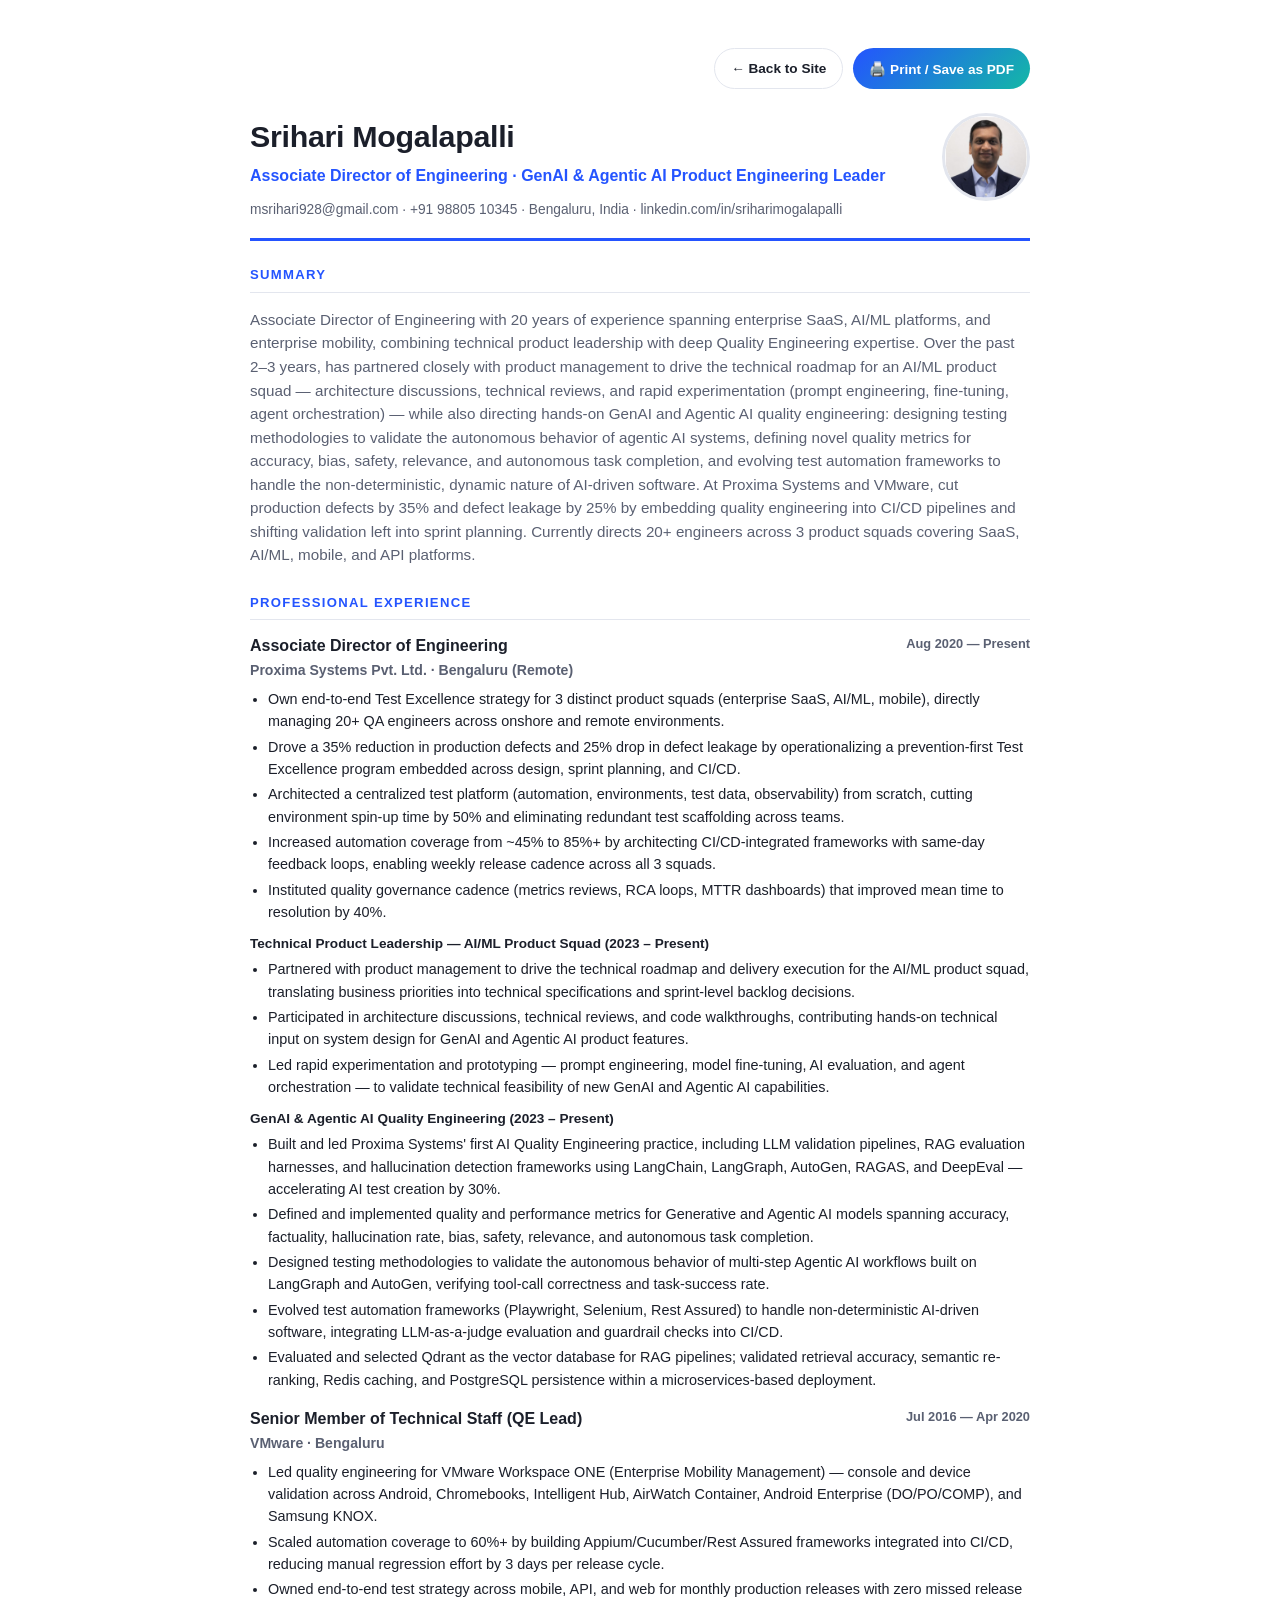
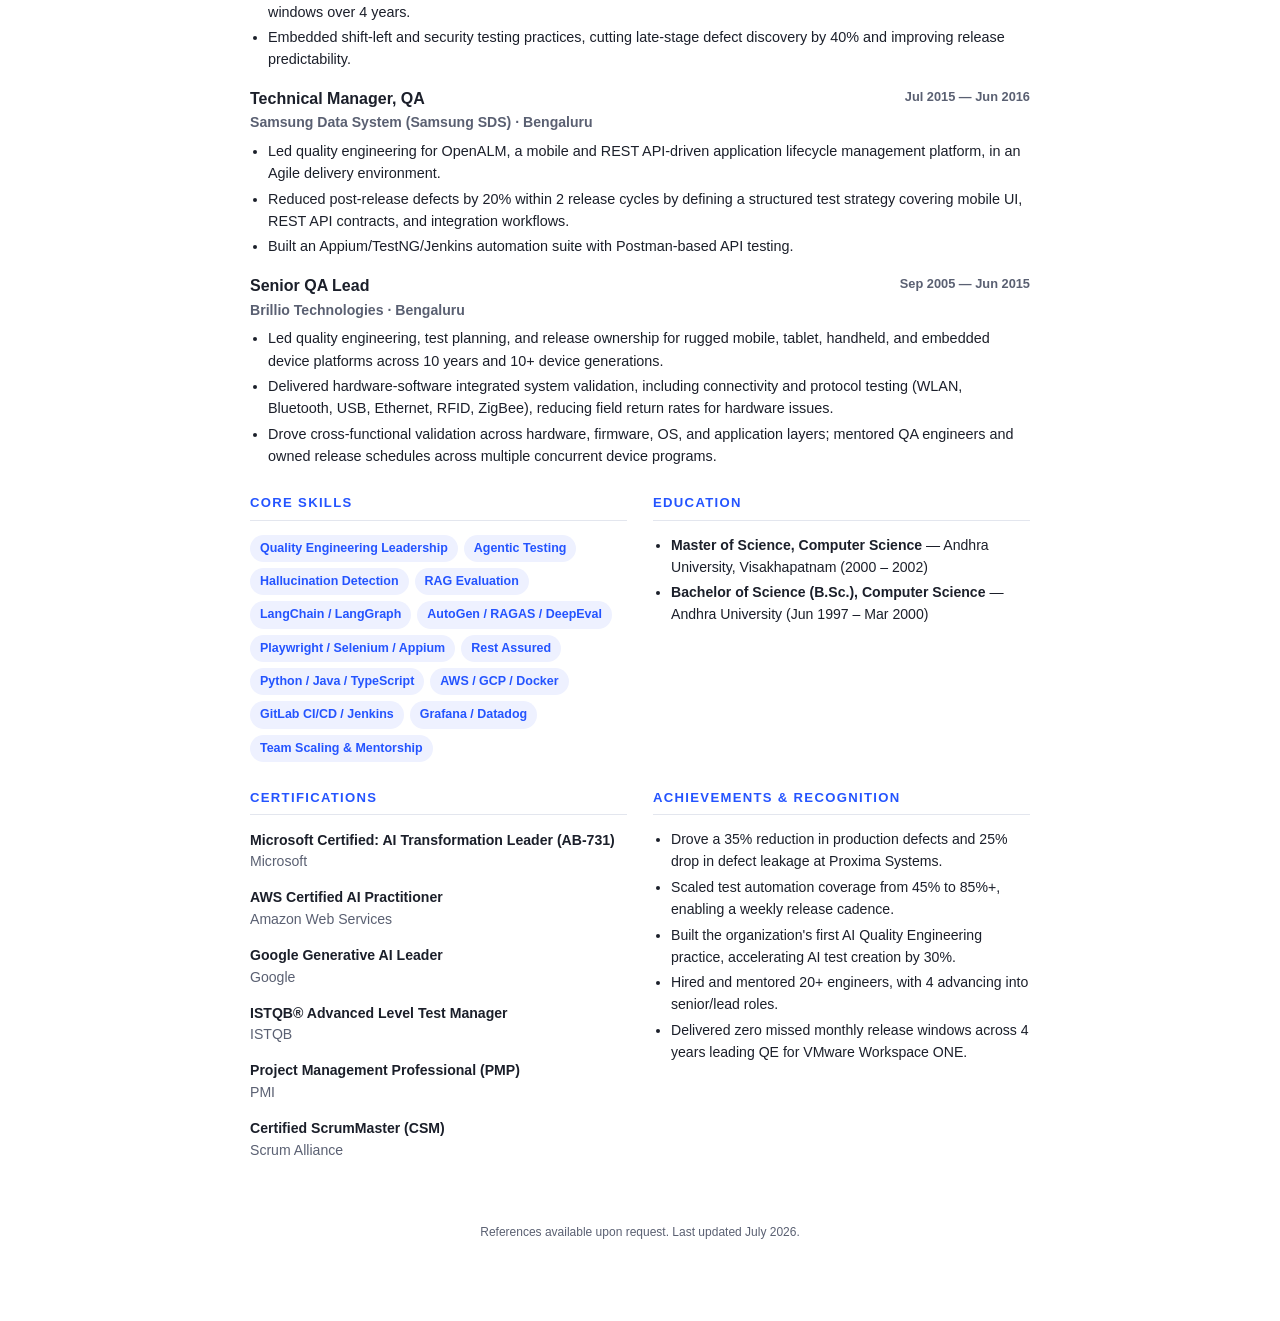
<file: resume/resume.html>
<!DOCTYPE html>
<html lang="en">
<head>
<meta charset="UTF-8" />
<meta name="viewport" content="width=device-width, initial-scale=1.0" />
<title>Srihari Mogalapalli — Résumé</title>
<link rel="icon" type="image/svg+xml" href="../images/favicon.svg" />
<style>
  :root {
    --ink: #1b1f2a;
    --muted: #5a6072;
    --accent: #2454ff;
    --accent2: #14b8a6;
    --line: #e3e6ee;
  }
  * { box-sizing: border-box; }
  body {
    font-family: "Segoe UI", Arial, sans-serif;
    color: var(--ink);
    max-width: 860px;
    margin: 0 auto;
    padding: 48px 40px 80px;
    line-height: 1.55;
    background: #ffffff;
  }
  .toolbar {
    display: flex;
    justify-content: flex-end;
    gap: 10px;
    margin-bottom: 24px;
  }
  .toolbar a, .toolbar button {
    font-family: inherit;
    font-size: 0.85rem;
    font-weight: 700;
    padding: 9px 16px;
    border-radius: 999px;
    border: 1px solid var(--line);
    background: #fff;
    color: var(--ink);
    cursor: pointer;
    text-decoration: none;
  }
  .toolbar .primary { background: linear-gradient(135deg, var(--accent), var(--accent2)); color: #fff; border: none; }

  header.resume-head {
    display: flex;
    justify-content: space-between;
    align-items: flex-start;
    border-bottom: 3px solid var(--accent);
    padding-bottom: 18px;
    margin-bottom: 24px;
    gap: 20px;
  }
  header.resume-head h1 { margin: 0 0 4px; font-size: 1.9rem; letter-spacing: -0.01em; }
  header.resume-head .role { color: var(--accent); font-weight: 700; margin: 0 0 10px; font-size: 1rem; }
  header.resume-head .contact-line { color: var(--muted); font-size: 0.86rem; margin: 0; }
  header.resume-head .contact-line a { color: var(--muted); text-decoration: none; }
  .avatar {
    width: 88px; height: 88px; border-radius: 50%; flex: none;
    overflow: hidden; border: 3px solid var(--line);
  }
  .avatar img { width: 100%; height: 100%; object-fit: cover; }

  section { margin-bottom: 26px; }
  section h2 {
    font-size: 0.82rem;
    text-transform: uppercase;
    letter-spacing: 0.1em;
    color: var(--accent);
    border-bottom: 1px solid var(--line);
    padding-bottom: 6px;
    margin: 0 0 14px;
  }
  .summary { color: var(--muted); font-size: 0.95rem; }

  .job { margin-bottom: 16px; }
  .job:last-child { margin-bottom: 0; }
  .job-row { display: flex; justify-content: space-between; gap: 10px; flex-wrap: wrap; }
  .job-row h3 { margin: 0; font-size: 1rem; }
  .job-row .period { font-size: 0.8rem; color: var(--muted); font-weight: 700; white-space: nowrap; }
  .job .company { color: var(--muted); font-weight: 600; font-size: 0.88rem; margin: 1px 0 6px; }
  .job ul { margin: 0; padding-left: 18px; color: var(--ink); font-size: 0.9rem; }
  .job ul li { margin-bottom: 3px; }
  .job .sub-role { font-size: 0.85rem; font-weight: 700; color: var(--ink); margin: 10px 0 4px; }

  .two-col { display: grid; grid-template-columns: 1fr 1fr; gap: 26px; }
  .pill-list { display: flex; flex-wrap: wrap; gap: 6px; }
  .pill-list span {
    font-size: 0.78rem;
    font-weight: 600;
    background: #eef1ff;
    color: var(--accent);
    padding: 4px 10px;
    border-radius: 999px;
  }
  .simple-list { margin: 0; padding-left: 18px; font-size: 0.88rem; color: var(--ink); }
  .simple-list li { margin-bottom: 4px; }
  .cert-line { font-size: 0.88rem; margin-bottom: 5px; }
  .cert-line strong { display: inline; }
  .cert-line span { color: var(--muted); }

  footer.resume-foot { text-align: center; color: var(--muted); font-size: 0.75rem; margin-top: 30px; }

  @media print {
    .toolbar { display: none; }
    body { padding: 0 12mm; }
    a { color: inherit; text-decoration: none; }
  }
  @media (max-width: 640px) {
    .two-col { grid-template-columns: 1fr; }
    header.resume-head { flex-direction: column-reverse; }
  }
</style>
</head>
<body>

  <div class="toolbar">
    <a href="../index.html">← Back to Site</a>
    <button class="primary" onclick="window.print()">🖨️ Print / Save as PDF</button>
  </div>

  <header class="resume-head">
    <div>
      <h1>Srihari Mogalapalli</h1>
      <p class="role">Associate Director of Engineering · GenAI &amp; Agentic AI Product Engineering Leader</p>
      <p class="contact-line">
        <a href="mailto:msrihari928@gmail.com">msrihari928@gmail.com</a> ·
        +91 98805 10345 ·
        Bengaluru, India ·
        <a href="https://www.linkedin.com/in/sriharimogalapalli" target="_blank" rel="noopener">linkedin.com/in/sriharimogalapalli</a>
      </p>
    </div>
    <div class="avatar"><img src="../images/profile-photo.jpg" alt="Srihari Mogalapalli portrait" /></div>
  </header>

  <section>
    <h2>Summary</h2>
    <p class="summary">
      Associate Director of Engineering with 20 years of experience spanning enterprise SaaS,
      AI/ML platforms, and enterprise mobility, combining technical product leadership with deep
      Quality Engineering expertise. Over the past 2–3 years, has partnered closely with product
      management to drive the technical roadmap for an AI/ML product squad — architecture
      discussions, technical reviews, and rapid experimentation (prompt engineering, fine-tuning,
      agent orchestration) — while also directing hands-on GenAI and Agentic AI quality
      engineering: designing testing methodologies to validate the autonomous behavior of
      agentic AI systems, defining novel quality metrics for accuracy, bias, safety, relevance,
      and autonomous task completion, and evolving test automation frameworks to handle the
      non-deterministic, dynamic nature of AI-driven software. At Proxima Systems and VMware, cut
      production defects by 35% and defect leakage by 25% by embedding quality engineering into
      CI/CD pipelines and shifting validation left into sprint planning. Currently directs 20+
      engineers across 3 product squads covering SaaS, AI/ML, mobile, and API platforms.
    </p>
  </section>

  <section>
    <h2>Professional Experience</h2>

    <div class="job">
      <div class="job-row"><h3>Associate Director of Engineering</h3><span class="period">Aug 2020 — Present</span></div>
      <p class="company">Proxima Systems Pvt. Ltd. · Bengaluru (Remote)</p>
      <ul>
        <li>Own end-to-end Test Excellence strategy for 3 distinct product squads (enterprise SaaS, AI/ML, mobile), directly managing 20+ QA engineers across onshore and remote environments.</li>
        <li>Drove a 35% reduction in production defects and 25% drop in defect leakage by operationalizing a prevention-first Test Excellence program embedded across design, sprint planning, and CI/CD.</li>
        <li>Architected a centralized test platform (automation, environments, test data, observability) from scratch, cutting environment spin-up time by 50% and eliminating redundant test scaffolding across teams.</li>
        <li>Increased automation coverage from ~45% to 85%+ by architecting CI/CD-integrated frameworks with same-day feedback loops, enabling weekly release cadence across all 3 squads.</li>
        <li>Instituted quality governance cadence (metrics reviews, RCA loops, MTTR dashboards) that improved mean time to resolution by 40%.</li>
      </ul>

      <p class="sub-role">Technical Product Leadership — AI/ML Product Squad (2023 – Present)</p>
      <ul>
        <li>Partnered with product management to drive the technical roadmap and delivery execution for the AI/ML product squad, translating business priorities into technical specifications and sprint-level backlog decisions.</li>
        <li>Participated in architecture discussions, technical reviews, and code walkthroughs, contributing hands-on technical input on system design for GenAI and Agentic AI product features.</li>
        <li>Led rapid experimentation and prototyping — prompt engineering, model fine-tuning, AI evaluation, and agent orchestration — to validate technical feasibility of new GenAI and Agentic AI capabilities.</li>
      </ul>

      <p class="sub-role">GenAI &amp; Agentic AI Quality Engineering (2023 – Present)</p>
      <ul>
        <li>Built and led Proxima Systems' first AI Quality Engineering practice, including LLM validation pipelines, RAG evaluation harnesses, and hallucination detection frameworks using LangChain, LangGraph, AutoGen, RAGAS, and DeepEval — accelerating AI test creation by 30%.</li>
        <li>Defined and implemented quality and performance metrics for Generative and Agentic AI models spanning accuracy, factuality, hallucination rate, bias, safety, relevance, and autonomous task completion.</li>
        <li>Designed testing methodologies to validate the autonomous behavior of multi-step Agentic AI workflows built on LangGraph and AutoGen, verifying tool-call correctness and task-success rate.</li>
        <li>Evolved test automation frameworks (Playwright, Selenium, Rest Assured) to handle non-deterministic AI-driven software, integrating LLM-as-a-judge evaluation and guardrail checks into CI/CD.</li>
        <li>Evaluated and selected Qdrant as the vector database for RAG pipelines; validated retrieval accuracy, semantic re-ranking, Redis caching, and PostgreSQL persistence within a microservices-based deployment.</li>
      </ul>
    </div>

    <div class="job">
      <div class="job-row"><h3>Senior Member of Technical Staff (QE Lead)</h3><span class="period">Jul 2016 — Apr 2020</span></div>
      <p class="company">VMware · Bengaluru</p>
      <ul>
        <li>Led quality engineering for VMware Workspace ONE (Enterprise Mobility Management) — console and device validation across Android, Chromebooks, Intelligent Hub, AirWatch Container, Android Enterprise (DO/PO/COMP), and Samsung KNOX.</li>
        <li>Scaled automation coverage to 60%+ by building Appium/Cucumber/Rest Assured frameworks integrated into CI/CD, reducing manual regression effort by 3 days per release cycle.</li>
        <li>Owned end-to-end test strategy across mobile, API, and web for monthly production releases with zero missed release windows over 4 years.</li>
        <li>Embedded shift-left and security testing practices, cutting late-stage defect discovery by 40% and improving release predictability.</li>
      </ul>
    </div>

    <div class="job">
      <div class="job-row"><h3>Technical Manager, QA</h3><span class="period">Jul 2015 — Jun 2016</span></div>
      <p class="company">Samsung Data System (Samsung SDS) · Bengaluru</p>
      <ul>
        <li>Led quality engineering for OpenALM, a mobile and REST API-driven application lifecycle management platform, in an Agile delivery environment.</li>
        <li>Reduced post-release defects by 20% within 2 release cycles by defining a structured test strategy covering mobile UI, REST API contracts, and integration workflows.</li>
        <li>Built an Appium/TestNG/Jenkins automation suite with Postman-based API testing.</li>
      </ul>
    </div>

    <div class="job">
      <div class="job-row"><h3>Senior QA Lead</h3><span class="period">Sep 2005 — Jun 2015</span></div>
      <p class="company">Brillio Technologies · Bengaluru</p>
      <ul>
        <li>Led quality engineering, test planning, and release ownership for rugged mobile, tablet, handheld, and embedded device platforms across 10 years and 10+ device generations.</li>
        <li>Delivered hardware-software integrated system validation, including connectivity and protocol testing (WLAN, Bluetooth, USB, Ethernet, RFID, ZigBee), reducing field return rates for hardware issues.</li>
        <li>Drove cross-functional validation across hardware, firmware, OS, and application layers; mentored QA engineers and owned release schedules across multiple concurrent device programs.</li>
      </ul>
    </div>
  </section>

  <div class="two-col">
    <section>
      <h2>Core Skills</h2>
      <div class="pill-list">
        <span>Quality Engineering Leadership</span><span>Agentic Testing</span><span>Hallucination Detection</span>
        <span>RAG Evaluation</span><span>LangChain / LangGraph</span><span>AutoGen / RAGAS / DeepEval</span>
        <span>Playwright / Selenium / Appium</span><span>Rest Assured</span><span>Python / Java / TypeScript</span>
        <span>AWS / GCP / Docker</span><span>GitLab CI/CD / Jenkins</span><span>Grafana / Datadog</span>
        <span>Team Scaling &amp; Mentorship</span>
      </div>
    </section>

    <section>
      <h2>Education</h2>
      <ul class="simple-list">
        <li><strong>Master of Science, Computer Science</strong> — Andhra University, Visakhapatnam (2000 – 2002)</li>
        <li><strong>Bachelor of Science (B.Sc.), Computer Science</strong> — Andhra University (Jun 1997 – Mar 2000)</li>
      </ul>
    </section>
  </div>

  <div class="two-col">
    <section>
      <h2>Certifications</h2>
      <p class="cert-line"><strong>Microsoft Certified: AI Transformation Leader (AB-731)</strong><br /><span>Microsoft</span></p>
      <p class="cert-line"><strong>AWS Certified AI Practitioner</strong><br /><span>Amazon Web Services</span></p>
      <p class="cert-line"><strong>Google Generative AI Leader</strong><br /><span>Google</span></p>
      <p class="cert-line"><strong>ISTQB® Advanced Level Test Manager</strong><br /><span>ISTQB</span></p>
      <p class="cert-line"><strong>Project Management Professional (PMP)</strong><br /><span>PMI</span></p>
      <p class="cert-line"><strong>Certified ScrumMaster (CSM)</strong><br /><span>Scrum Alliance</span></p>
    </section>

    <section>
      <h2>Achievements &amp; Recognition</h2>
      <ul class="simple-list">
        <li>Drove a 35% reduction in production defects and 25% drop in defect leakage at Proxima Systems.</li>
        <li>Scaled test automation coverage from 45% to 85%+, enabling a weekly release cadence.</li>
        <li>Built the organization's first AI Quality Engineering practice, accelerating AI test creation by 30%.</li>
        <li>Hired and mentored 20+ engineers, with 4 advancing into senior/lead roles.</li>
        <li>Delivered zero missed monthly release windows across 4 years leading QE for VMware Workspace ONE.</li>
      </ul>
    </section>
  </div>

  <footer class="resume-foot">
    References available upon request. Last updated July 2026.
  </footer>

</body>
</html>
</file>
<file: css/styles.css>
/* =========================================================
   Srihari Mogalapalli — Portfolio Stylesheet
   Design system: CSS custom properties drive both light and
   dark themes; component styles reference variables only.
   ========================================================= */

:root {
  --color-bg: #f7f8fb;
  --color-bg-alt: #ffffff;
  --color-surface: #ffffff;
  --color-border: #e3e6ee;
  --color-text: #1b1f2a;
  --color-text-muted: #5a6072;
  --color-text-faint: #8890a3;

  --color-primary: #2454ff;
  --color-primary-dark: #173bb8;
  --color-accent: #14b8a6;
  --color-accent-warm: #f59e0b;

  --gradient-hero: linear-gradient(135deg, #0b1e4f 0%, #17337a 45%, #1f4fd6 100%);
  --gradient-accent: linear-gradient(135deg, #2454ff 0%, #14b8a6 100%);

  --shadow-sm: 0 1px 2px rgba(16, 24, 40, 0.06);
  --shadow-md: 0 4px 16px rgba(16, 24, 40, 0.08);
  --shadow-lg: 0 12px 32px rgba(16, 24, 40, 0.12);

  --radius-sm: 8px;
  --radius-md: 14px;
  --radius-lg: 22px;

  --max-width: 1140px;
  --font-sans: "Segoe UI", -apple-system, BlinkMacSystemFont, "Inter", Roboto, Helvetica, Arial, sans-serif;
  --font-mono: "Cascadia Code", "SFMono-Regular", Consolas, monospace;

  color-scheme: light;
}

:root[data-theme="dark"] {
  --color-bg: #0d1117;
  --color-bg-alt: #131a24;
  --color-surface: #161d29;
  --color-border: #262f3e;
  --color-text: #e7ebf3;
  --color-text-muted: #a7aec2;
  --color-text-faint: #6b7286;

  --gradient-hero: linear-gradient(135deg, #060b1c 0%, #0f1f4a 45%, #163a91 100%);
  --shadow-sm: 0 1px 2px rgba(0, 0, 0, 0.4);
  --shadow-md: 0 4px 16px rgba(0, 0, 0, 0.45);
  --shadow-lg: 0 12px 36px rgba(0, 0, 0, 0.55);

  color-scheme: dark;
}

@media (prefers-color-scheme: dark) {
  :root:not([data-theme="light"]) {
    --color-bg: #0d1117;
    --color-bg-alt: #131a24;
    --color-surface: #161d29;
    --color-border: #262f3e;
    --color-text: #e7ebf3;
    --color-text-muted: #a7aec2;
    --color-text-faint: #6b7286;
    --gradient-hero: linear-gradient(135deg, #060b1c 0%, #0f1f4a 45%, #163a91 100%);
    --shadow-sm: 0 1px 2px rgba(0, 0, 0, 0.4);
    --shadow-md: 0 4px 16px rgba(0, 0, 0, 0.45);
    --shadow-lg: 0 12px 36px rgba(0, 0, 0, 0.55);
    color-scheme: dark;
  }
}

* { box-sizing: border-box; }
html { scroll-behavior: smooth; }

body {
  margin: 0;
  font-family: var(--font-sans);
  background: var(--color-bg);
  color: var(--color-text);
  line-height: 1.6;
  transition: background 0.25s ease, color 0.25s ease;
}

img { max-width: 100%; display: block; }

a { color: var(--color-primary); text-decoration: none; }
a:hover { text-decoration: underline; }

.container {
  max-width: var(--max-width);
  margin: 0 auto;
  padding: 0 24px;
}

section { padding: 88px 0; }
section .eyebrow {
  text-transform: uppercase;
  letter-spacing: 0.12em;
  font-size: 0.78rem;
  font-weight: 700;
  color: var(--color-primary);
  margin: 0 0 8px;
}
section h2.section-title {
  font-size: clamp(1.7rem, 2.6vw, 2.4rem);
  margin: 0 0 12px;
  letter-spacing: -0.01em;
}
section p.section-lead {
  color: var(--color-text-muted);
  max-width: 680px;
  margin: 0 0 48px;
  font-size: 1.05rem;
}
.section-alt { background: var(--color-bg-alt); }

/* ---------- Buttons ---------- */
.btn {
  display: inline-flex;
  align-items: center;
  gap: 8px;
  padding: 12px 24px;
  border-radius: 999px;
  font-weight: 600;
  font-size: 0.95rem;
  cursor: pointer;
  border: 1px solid transparent;
  transition: transform 0.15s ease, box-shadow 0.15s ease, background 0.15s ease;
}
.btn:hover { transform: translateY(-2px); text-decoration: none; }
.btn-primary {
  background: var(--gradient-accent);
  color: #ffffff;
  box-shadow: var(--shadow-md);
}
.btn-primary:hover { box-shadow: var(--shadow-lg); }
.btn-outline {
  background: transparent;
  border-color: rgba(255, 255, 255, 0.55);
  color: #ffffff;
}
.btn-outline:hover { background: rgba(255, 255, 255, 0.12); }
.btn-ghost {
  background: var(--color-surface);
  border-color: var(--color-border);
  color: var(--color-text);
}
.btn-ghost:hover { border-color: var(--color-primary); color: var(--color-primary); }

/* ---------- Header / Nav ---------- */
.site-header {
  position: sticky;
  top: 0;
  z-index: 100;
  background: color-mix(in srgb, var(--color-bg) 88%, transparent);
  backdrop-filter: blur(10px);
  border-bottom: 1px solid var(--color-border);
}
.nav {
  display: flex;
  align-items: center;
  justify-content: space-between;
  padding: 14px 24px;
  max-width: var(--max-width);
  margin: 0 auto;
}
.nav-brand {
  display: flex;
  align-items: center;
  gap: 10px;
  font-weight: 800;
  font-size: 1.05rem;
  color: var(--color-text);
}
.nav-brand .dot { color: var(--color-accent); }
.nav-links {
  display: flex;
  gap: 4px;
  list-style: none;
  margin: 0;
  padding: 0;
}
.nav-links a {
  color: var(--color-text-muted);
  font-weight: 600;
  font-size: 0.92rem;
  padding: 8px 12px;
  border-radius: 8px;
}
.nav-links a:hover { color: var(--color-text); background: var(--color-surface); text-decoration: none; }
.nav-actions { display: flex; align-items: center; gap: 10px; }
.theme-toggle {
  width: 38px;
  height: 38px;
  border-radius: 50%;
  border: 1px solid var(--color-border);
  background: var(--color-surface);
  color: var(--color-text);
  cursor: pointer;
  display: flex;
  align-items: center;
  justify-content: center;
  font-size: 1.05rem;
}
.nav-toggle {
  display: none;
  background: none;
  border: none;
  font-size: 1.4rem;
  color: var(--color-text);
  cursor: pointer;
}

/* ---------- Hero ---------- */
.hero {
  background: var(--gradient-hero);
  color: #f4f6ff;
  padding: 96px 0 110px;
  position: relative;
  overflow: hidden;
}
.hero::after {
  content: "";
  position: absolute;
  inset: 0;
  background: radial-gradient(circle at 82% 18%, rgba(20, 184, 166, 0.35), transparent 45%);
  pointer-events: none;
}
.hero .container {
  display: grid;
  grid-template-columns: 1.15fr 0.85fr;
  gap: 56px;
  align-items: center;
  position: relative;
}
.hero-eyebrow {
  display: inline-block;
  padding: 6px 14px;
  border-radius: 999px;
  background: rgba(255, 255, 255, 0.12);
  border: 1px solid rgba(255, 255, 255, 0.25);
  font-size: 0.8rem;
  font-weight: 600;
  letter-spacing: 0.04em;
  margin-bottom: 20px;
}
.hero h1 {
  font-size: clamp(2.1rem, 4.2vw, 3.4rem);
  line-height: 1.12;
  margin: 0 0 16px;
  letter-spacing: -0.02em;
}
.hero h1 span { color: #7fdcd0; }
.hero-role {
  font-size: 1.15rem;
  color: #cdd6ff;
  margin: 0 0 24px;
  font-weight: 500;
}
.hero-summary {
  color: #b9c2ea;
  max-width: 560px;
  margin: 0 0 32px;
}
.hero-cta { display: flex; flex-wrap: wrap; gap: 14px; margin-bottom: 36px; }
.hero-stats {
  display: grid;
  grid-template-columns: repeat(3, auto);
  gap: 28px;
}
.hero-stats div strong {
  display: block;
  font-size: 1.5rem;
  color: #ffffff;
}
.hero-stats div span {
  font-size: 0.82rem;
  color: #aab4de;
}
.hero-photo-wrap {
  display: flex;
  justify-content: center;
  position: relative;
}
.hero-photo {
  width: 300px;
  height: 300px;
  border-radius: 50%;
  border: 6px solid rgba(255, 255, 255, 0.15);
  box-shadow: var(--shadow-lg);
  overflow: hidden;
  background: #0f2559;
}
.hero-photo img { width: 100%; height: 100%; object-fit: cover; }
.hero-badge {
  position: absolute;
  bottom: 10px;
  right: calc(50% - 150px + 6px);
  background: var(--color-accent);
  color: #06231f;
  font-weight: 700;
  font-size: 0.78rem;
  padding: 8px 14px;
  border-radius: 999px;
  box-shadow: var(--shadow-md);
}

/* ---------- About ---------- */
.about-grid {
  display: grid;
  grid-template-columns: 1fr 1fr;
  gap: 48px;
  align-items: start;
}
.about-highlights {
  list-style: none;
  margin: 24px 0 0;
  padding: 0;
  display: grid;
  gap: 14px;
}
.about-highlights li {
  display: flex;
  gap: 12px;
  align-items: flex-start;
  color: var(--color-text-muted);
}
.about-highlights li .icon {
  flex: none;
  width: 26px;
  height: 26px;
  border-radius: 8px;
  background: var(--gradient-accent);
  color: #fff;
  display: flex;
  align-items: center;
  justify-content: center;
  font-size: 0.8rem;
  font-weight: 700;
}
.about-card {
  background: var(--color-surface);
  border: 1px solid var(--color-border);
  border-radius: var(--radius-lg);
  padding: 28px;
  box-shadow: var(--shadow-sm);
}
.about-card h3 { margin-top: 0; font-size: 1.05rem; }
.focus-tags { display: flex; flex-wrap: wrap; gap: 8px; margin-top: 16px; }
.focus-tags span {
  background: color-mix(in srgb, var(--color-primary) 10%, transparent);
  color: var(--color-primary);
  font-size: 0.8rem;
  font-weight: 600;
  padding: 6px 12px;
  border-radius: 999px;
}

/* ---------- Experience Timeline ---------- */
.timeline {
  position: relative;
  margin-top: 40px;
  padding-left: 32px;
  border-left: 2px solid var(--color-border);
}
.timeline-item { position: relative; padding-bottom: 44px; }
.timeline-item:last-child { padding-bottom: 0; }
.timeline-item::before {
  content: "";
  position: absolute;
  left: -39px;
  top: 4px;
  width: 16px;
  height: 16px;
  border-radius: 50%;
  background: var(--gradient-accent);
  border: 3px solid var(--color-bg);
  box-shadow: 0 0 0 2px var(--color-border);
}
.timeline-header {
  display: flex;
  flex-wrap: wrap;
  justify-content: space-between;
  gap: 8px;
  align-items: baseline;
}
.timeline-header h3 { margin: 0; font-size: 1.15rem; }
.timeline-period {
  font-size: 0.82rem;
  font-weight: 700;
  color: var(--color-accent);
  background: color-mix(in srgb, var(--color-accent) 12%, transparent);
  padding: 4px 10px;
  border-radius: 999px;
  white-space: nowrap;
}
.timeline-company {
  color: var(--color-text-muted);
  font-weight: 600;
  margin: 2px 0 10px;
  font-size: 0.95rem;
}
.timeline-item ul {
  margin: 0;
  padding-left: 20px;
  color: var(--color-text-muted);
  display: grid;
  gap: 6px;
}

/* ---------- Skills ---------- */
.skills-grid {
  display: grid;
  grid-template-columns: repeat(auto-fit, minmax(240px, 1fr));
  gap: 24px;
  margin-top: 8px;
}
.skill-card {
  background: var(--color-surface);
  border: 1px solid var(--color-border);
  border-radius: var(--radius-md);
  padding: 24px;
  box-shadow: var(--shadow-sm);
}
.skill-card h3 {
  margin: 0 0 16px;
  font-size: 1rem;
  display: flex;
  align-items: center;
  gap: 10px;
}
.skill-card h3 .emoji { font-size: 1.2rem; }
.skill-bar-row { margin-bottom: 12px; }
.skill-bar-row:last-child { margin-bottom: 0; }
.skill-bar-label {
  display: flex;
  justify-content: space-between;
  font-size: 0.82rem;
  color: var(--color-text-muted);
  margin-bottom: 5px;
}
.skill-bar-track {
  height: 7px;
  border-radius: 999px;
  background: var(--color-border);
  overflow: hidden;
}
.skill-bar-fill {
  height: 100%;
  border-radius: 999px;
  background: var(--gradient-accent);
}

/* ---------- Projects ---------- */
.projects-grid {
  display: grid;
  grid-template-columns: repeat(auto-fit, minmax(280px, 1fr));
  gap: 28px;
}
.project-card {
  background: var(--color-surface);
  border: 1px solid var(--color-border);
  border-radius: var(--radius-lg);
  overflow: hidden;
  box-shadow: var(--shadow-sm);
  display: flex;
  flex-direction: column;
  transition: transform 0.2s ease, box-shadow 0.2s ease;
}
.project-card:hover { transform: translateY(-4px); box-shadow: var(--shadow-lg); }
.project-thumb {
  height: 150px;
  background: var(--gradient-hero);
  display: flex;
  align-items: center;
  justify-content: center;
}
.project-thumb img { width: 64px; height: 64px; }
.project-body { padding: 22px; display: flex; flex-direction: column; gap: 12px; flex: 1; }
.project-body h3 { margin: 0; font-size: 1.08rem; }
.project-body p { margin: 0; color: var(--color-text-muted); font-size: 0.92rem; flex: 1; }
.project-tags { display: flex; flex-wrap: wrap; gap: 6px; }
.project-tags span {
  font-size: 0.72rem;
  font-weight: 700;
  letter-spacing: 0.02em;
  background: color-mix(in srgb, var(--color-accent) 14%, transparent);
  color: var(--color-accent);
  padding: 4px 9px;
  border-radius: 999px;
  text-transform: uppercase;
}
.project-impact {
  font-size: 0.85rem;
  font-weight: 700;
  color: var(--color-primary);
}

/* ---------- Achievements ---------- */
.achievements-grid {
  display: grid;
  grid-template-columns: repeat(auto-fit, minmax(230px, 1fr));
  gap: 20px;
}
.achievement-card {
  background: var(--color-surface);
  border: 1px solid var(--color-border);
  border-radius: var(--radius-md);
  padding: 22px;
  box-shadow: var(--shadow-sm);
  text-align: left;
}
.achievement-card .stat {
  font-size: 1.9rem;
  font-weight: 800;
  background: var(--gradient-accent);
  -webkit-background-clip: text;
  background-clip: text;
  color: transparent;
  display: block;
  margin-bottom: 6px;
}
.achievement-card h4 { margin: 0 0 6px; font-size: 0.98rem; }
.achievement-card p { margin: 0; color: var(--color-text-muted); font-size: 0.86rem; }

/* ---------- Certifications ---------- */
.certs-grid {
  display: grid;
  grid-template-columns: repeat(auto-fit, minmax(250px, 1fr));
  gap: 20px;
}
.cert-card {
  display: flex;
  gap: 14px;
  align-items: center;
  background: var(--color-surface);
  border: 1px solid var(--color-border);
  border-radius: var(--radius-md);
  padding: 18px;
  box-shadow: var(--shadow-sm);
}
.cert-badge {
  flex: none;
  width: 46px;
  height: 46px;
  border-radius: 12px;
  background: var(--gradient-accent);
  color: #fff;
  display: flex;
  align-items: center;
  justify-content: center;
  font-weight: 800;
  font-size: 0.85rem;
}
.cert-card h4 { margin: 0 0 3px; font-size: 0.95rem; }
.cert-card p { margin: 0; font-size: 0.8rem; color: var(--color-text-muted); }

/* ---------- Contact ---------- */
.contact-grid {
  display: grid;
  grid-template-columns: 1fr 1fr;
  gap: 48px;
}
.contact-list { list-style: none; margin: 0; padding: 0; display: grid; gap: 16px; }
.contact-list li {
  display: flex;
  align-items: center;
  gap: 14px;
  background: var(--color-surface);
  border: 1px solid var(--color-border);
  border-radius: var(--radius-md);
  padding: 16px 18px;
}
.contact-list .icon {
  width: 38px;
  height: 38px;
  border-radius: 10px;
  background: color-mix(in srgb, var(--color-primary) 12%, transparent);
  color: var(--color-primary);
  display: flex;
  align-items: center;
  justify-content: center;
  font-size: 1.05rem;
  flex: none;
}
.contact-list a { color: var(--color-text); font-weight: 600; }
.contact-list span.label { display: block; font-size: 0.78rem; color: var(--color-text-faint); }

.contact-form {
  background: var(--color-surface);
  border: 1px solid var(--color-border);
  border-radius: var(--radius-lg);
  padding: 28px;
  box-shadow: var(--shadow-sm);
  display: grid;
  gap: 16px;
}
.contact-form label { font-size: 0.85rem; font-weight: 700; margin-bottom: 6px; display: block; }
.contact-form input,
.contact-form textarea {
  width: 100%;
  padding: 12px 14px;
  border-radius: 10px;
  border: 1px solid var(--color-border);
  background: var(--color-bg);
  color: var(--color-text);
  font-family: inherit;
  font-size: 0.95rem;
}
.contact-form textarea { resize: vertical; min-height: 120px; }
.contact-form .form-note { font-size: 0.78rem; color: var(--color-text-faint); margin: 0; }

/* ---------- Footer ---------- */
.site-footer {
  background: var(--color-bg-alt);
  border-top: 1px solid var(--color-border);
  padding: 36px 0;
  text-align: center;
  color: var(--color-text-faint);
  font-size: 0.85rem;
}
.footer-links { display: flex; justify-content: center; gap: 16px; margin-top: 10px; }
.footer-links a { color: var(--color-text-muted); font-weight: 600; }

.back-to-top {
  position: fixed;
  bottom: 24px;
  right: 24px;
  width: 44px;
  height: 44px;
  border-radius: 50%;
  background: var(--gradient-accent);
  color: #fff;
  border: none;
  box-shadow: var(--shadow-md);
  display: flex;
  align-items: center;
  justify-content: center;
  font-size: 1.1rem;
  cursor: pointer;
  opacity: 0;
  pointer-events: none;
  transition: opacity 0.2s ease, transform 0.2s ease;
  z-index: 90;
}
.back-to-top.visible { opacity: 1; pointer-events: auto; }
.back-to-top:hover { transform: translateY(-3px); }

/* ---------- Reveal animation ---------- */
.reveal { opacity: 0; transform: translateY(18px); transition: opacity 0.6s ease, transform 0.6s ease; }
.reveal.in-view { opacity: 1; transform: translateY(0); }

/* ---------- Responsive ---------- */
@media (max-width: 900px) {
  .hero .container { grid-template-columns: 1fr; text-align: center; }
  .hero-cta, .hero-stats { justify-content: center; }
  .hero-summary { margin-left: auto; margin-right: auto; }
  .hero-photo-wrap { order: -1; }
  .hero-badge { right: calc(50% - 150px + 6px); }
  .about-grid, .contact-grid { grid-template-columns: 1fr; }
}
@media (max-width: 760px) {
  .nav-links { display: none; }
  .nav-toggle { display: block; }
  .site-header.menu-open .nav-links {
    display: flex;
    flex-direction: column;
    position: absolute;
    top: 100%;
    left: 0;
    right: 0;
    background: var(--color-bg);
    border-bottom: 1px solid var(--color-border);
    padding: 12px 24px 20px;
  }
  section { padding: 64px 0; }
  .hero { padding: 72px 0 88px; }
}
</file>
